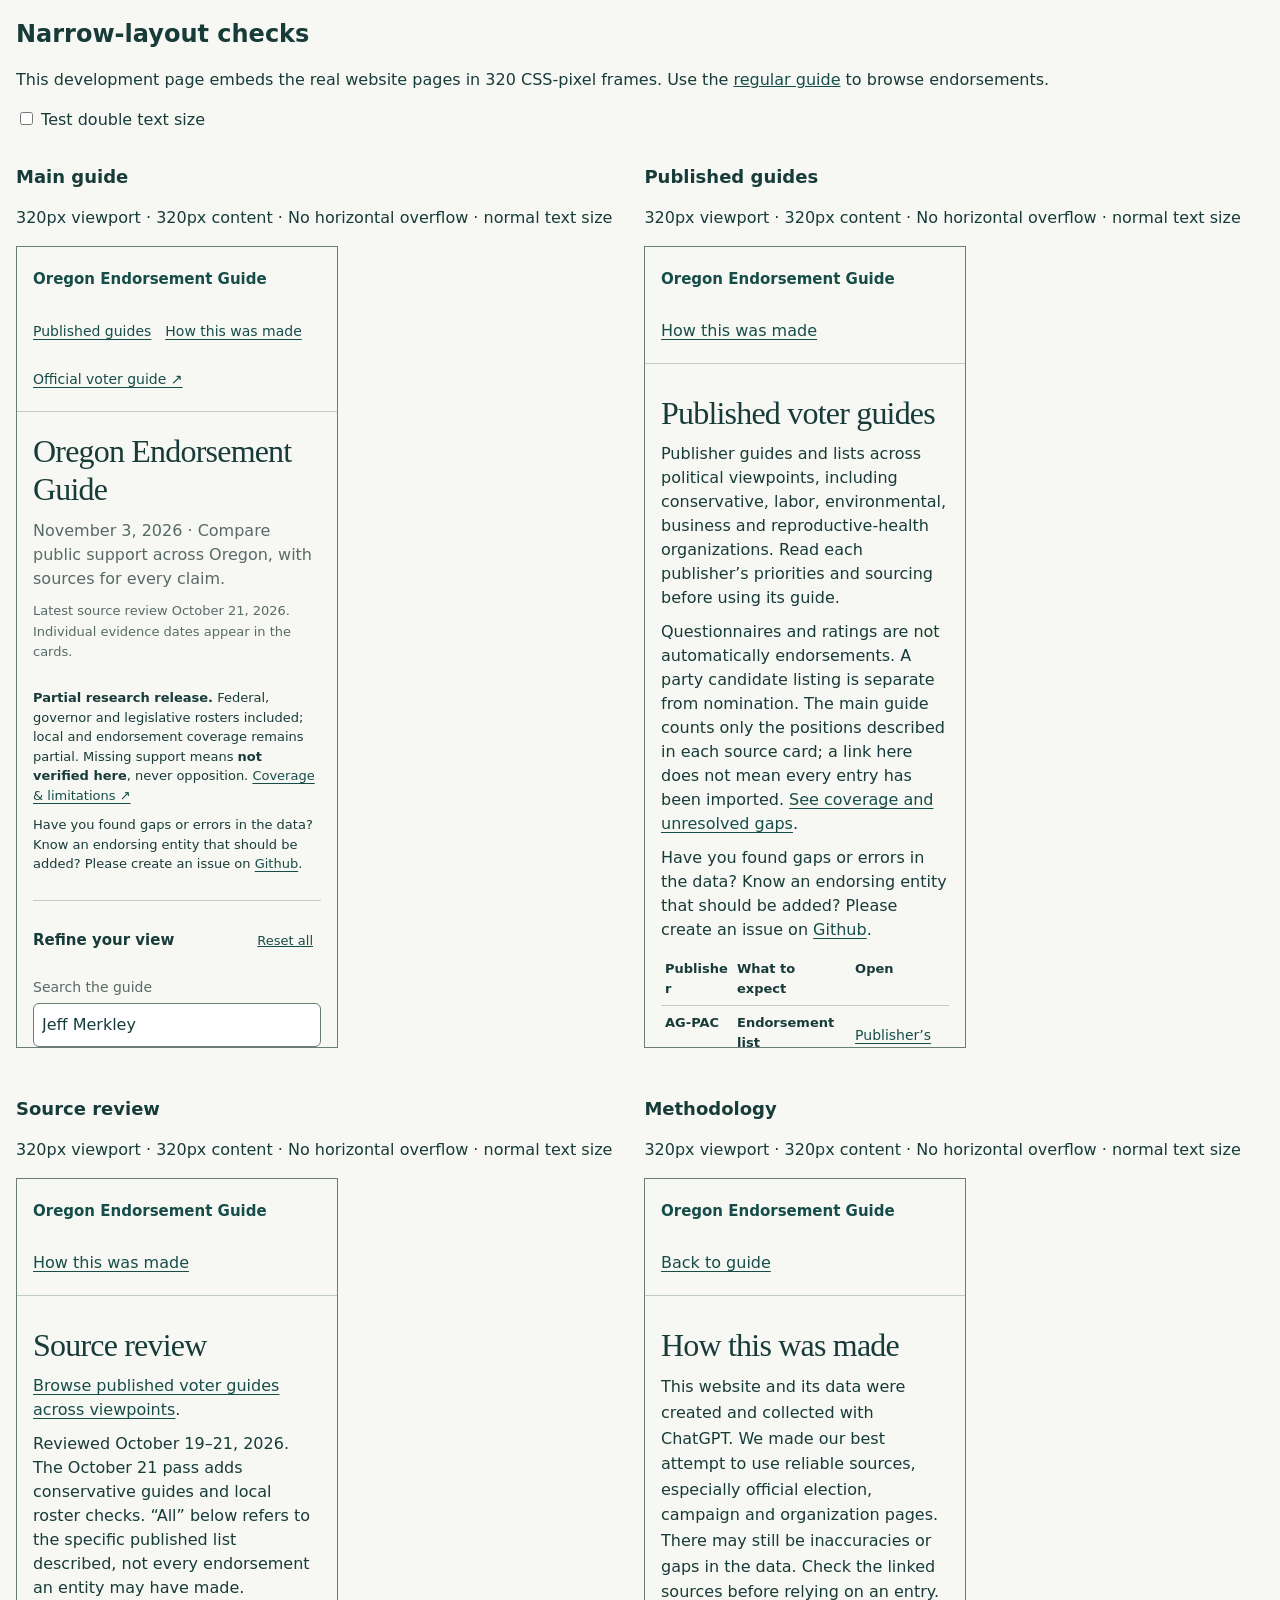
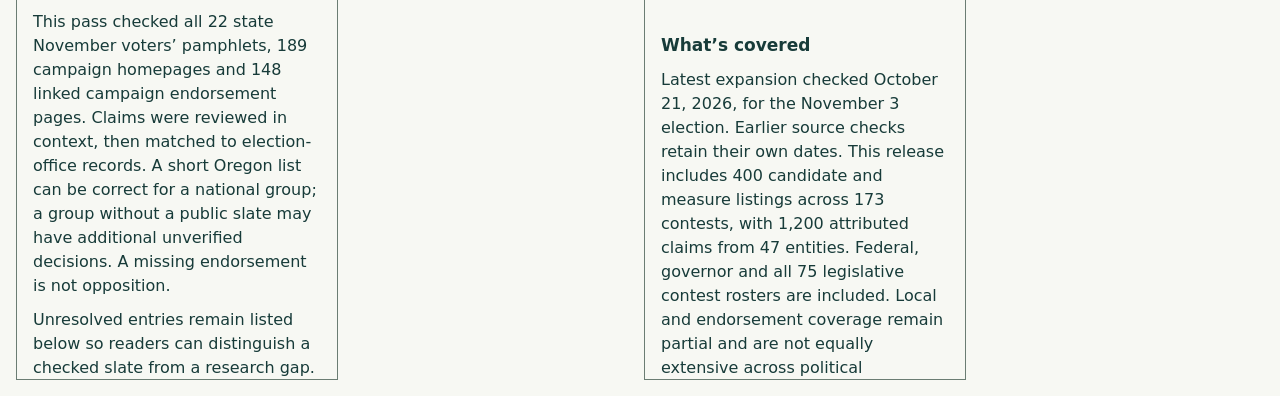
<file: accessibility-check.html>
<!doctype html>
<html lang="en"><head><meta charset="utf-8"><meta name="viewport" content="width=device-width,initial-scale=1"><meta name="robots" content="noindex"><title>Narrow-layout checks · Oregon Endorsement Guide</title>
<style>body{font:100%/1.5 system-ui,sans-serif;margin:1rem;color:#173b39;background:#f7f8f3}a{color:#164d48}.frames{display:flex;gap:2rem;flex-wrap:wrap}.frame{max-width:100%;min-width:0}iframe{display:block;width:320px;max-width:100%;height:800px;border:1px solid #6b7d73}h1{font-size:1.5rem}h2{font-size:1.125rem}</style></head>
<body><main><h1>Narrow-layout checks</h1><p>This development page embeds the real website pages in 320 CSS-pixel frames. Use the <a href="index.html">regular guide</a> to browse endorsements.</p><p><label><input id="large-text" type="checkbox"> Test double text size</label></p><div class="frames">
<section class="frame"><h2>Main guide</h2><p id="status-check-guide" role="status">Loading main guide…</p><iframe id="check-guide" title="Main guide at 320 CSS pixels" src="index.html?search=Jeff+Merkley&amp;review=access3"></iframe></section>
<section class="frame"><h2>Published guides</h2><p id="status-check-guides" role="status">Loading published guides…</p><iframe id="check-guides" title="Published guides at 320 CSS pixels" src="guides.html?review=access3"></iframe></section>
<section class="frame"><h2>Source review</h2><p id="status-check-sources" role="status">Loading source review…</p><iframe id="check-sources" title="Source review at 320 CSS pixels" src="source-audit.html?review=access3"></iframe></section>
<section class="frame"><h2>Methodology</h2><p id="status-check-method" role="status">Loading methodology…</p><iframe id="check-method" title="Methodology at 320 CSS pixels" src="methodology.html?review=access3"></iframe></section>
</div></main><script>
'use strict';
const frames=[...document.querySelectorAll('iframe')],large=document.getElementById('large-text');
function inspect(frame){
 const doc=frame.contentDocument;if(!doc?.body)return;
 doc.documentElement.style.fontSize=large.checked?'200%':'';
 requestAnimationFrame(()=>{
  const root=doc.documentElement,width=root.clientWidth,content=root.scrollWidth;
  document.getElementById('status-'+frame.id).textContent=`${width}px viewport · ${content}px content · ${content>width+1?'Horizontal overflow detected':'No horizontal overflow'} · ${large.checked?'double':'normal'} text size`;
 });
}
frames.forEach(frame=>{frame.addEventListener('load',()=>inspect(frame));if(frame.contentDocument?.readyState==='complete')inspect(frame);});
large.addEventListener('change',()=>frames.forEach(inspect));
</script></body></html>
</file>
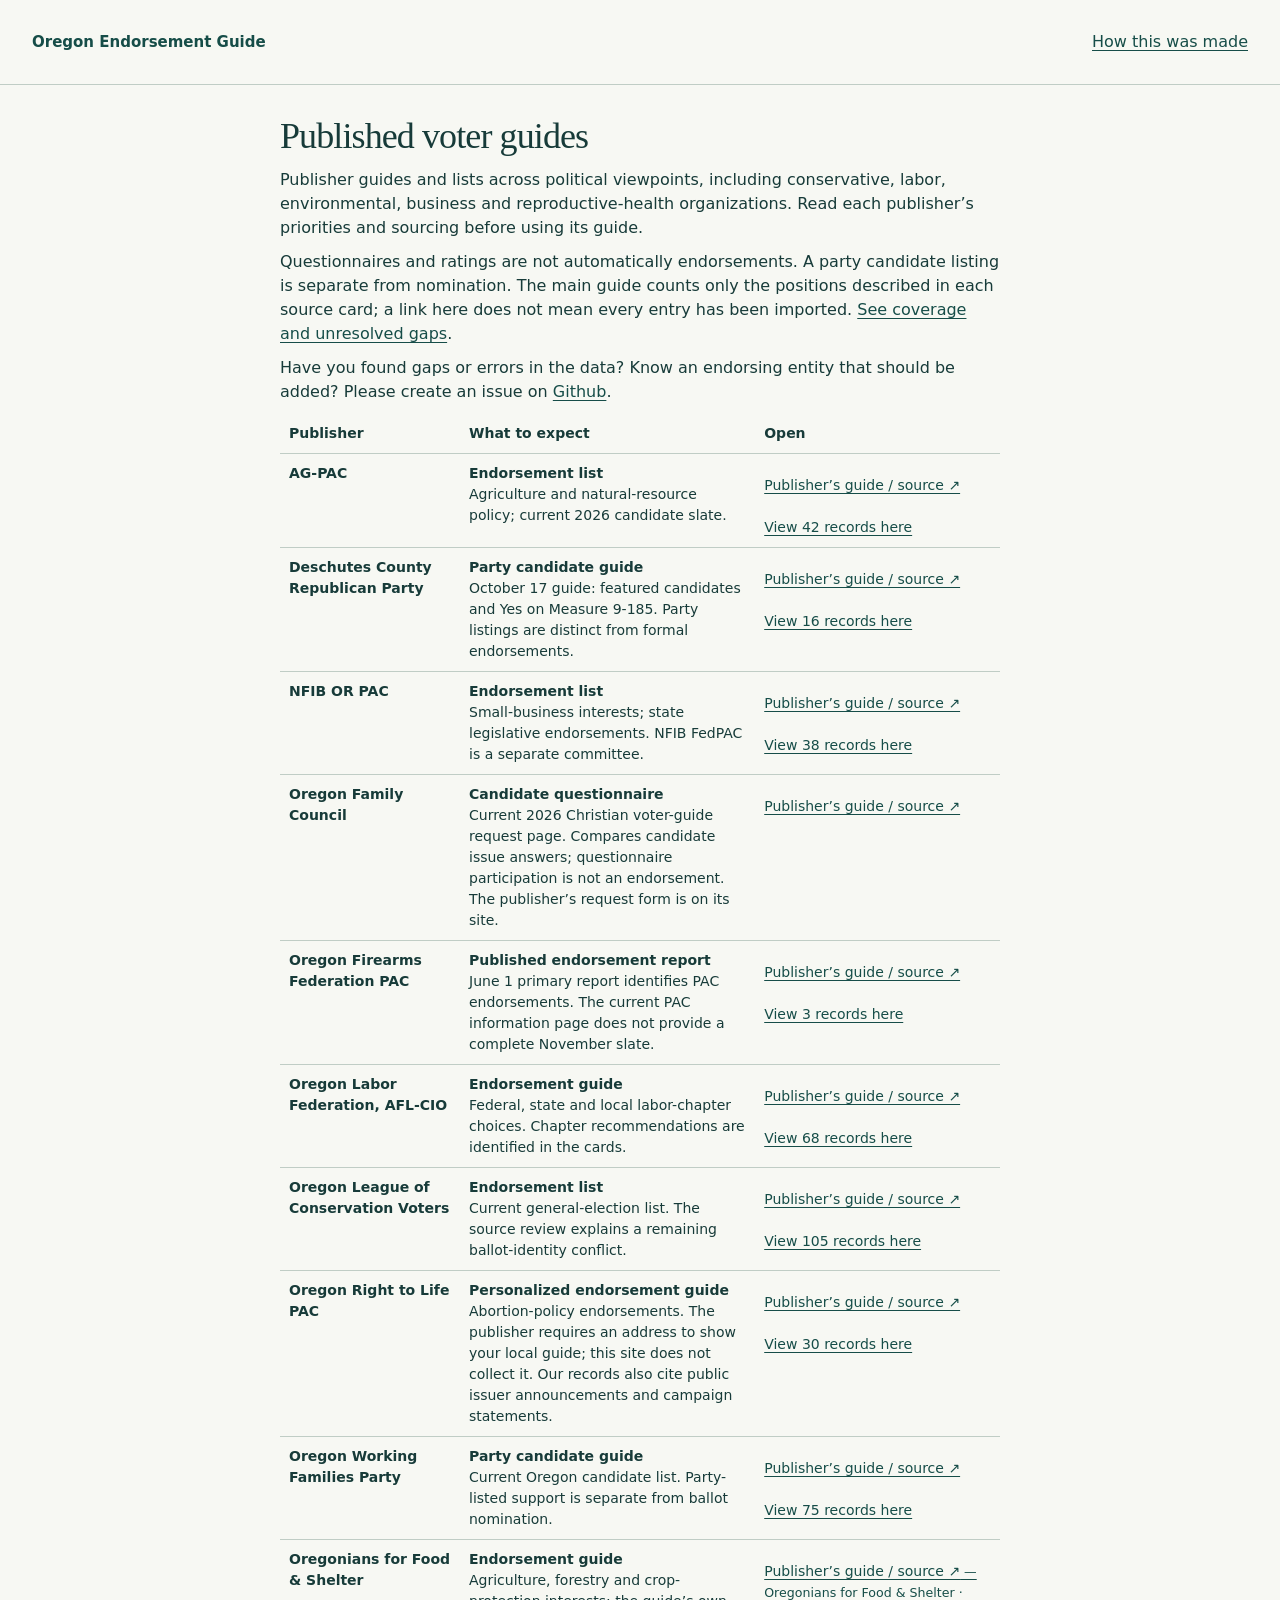
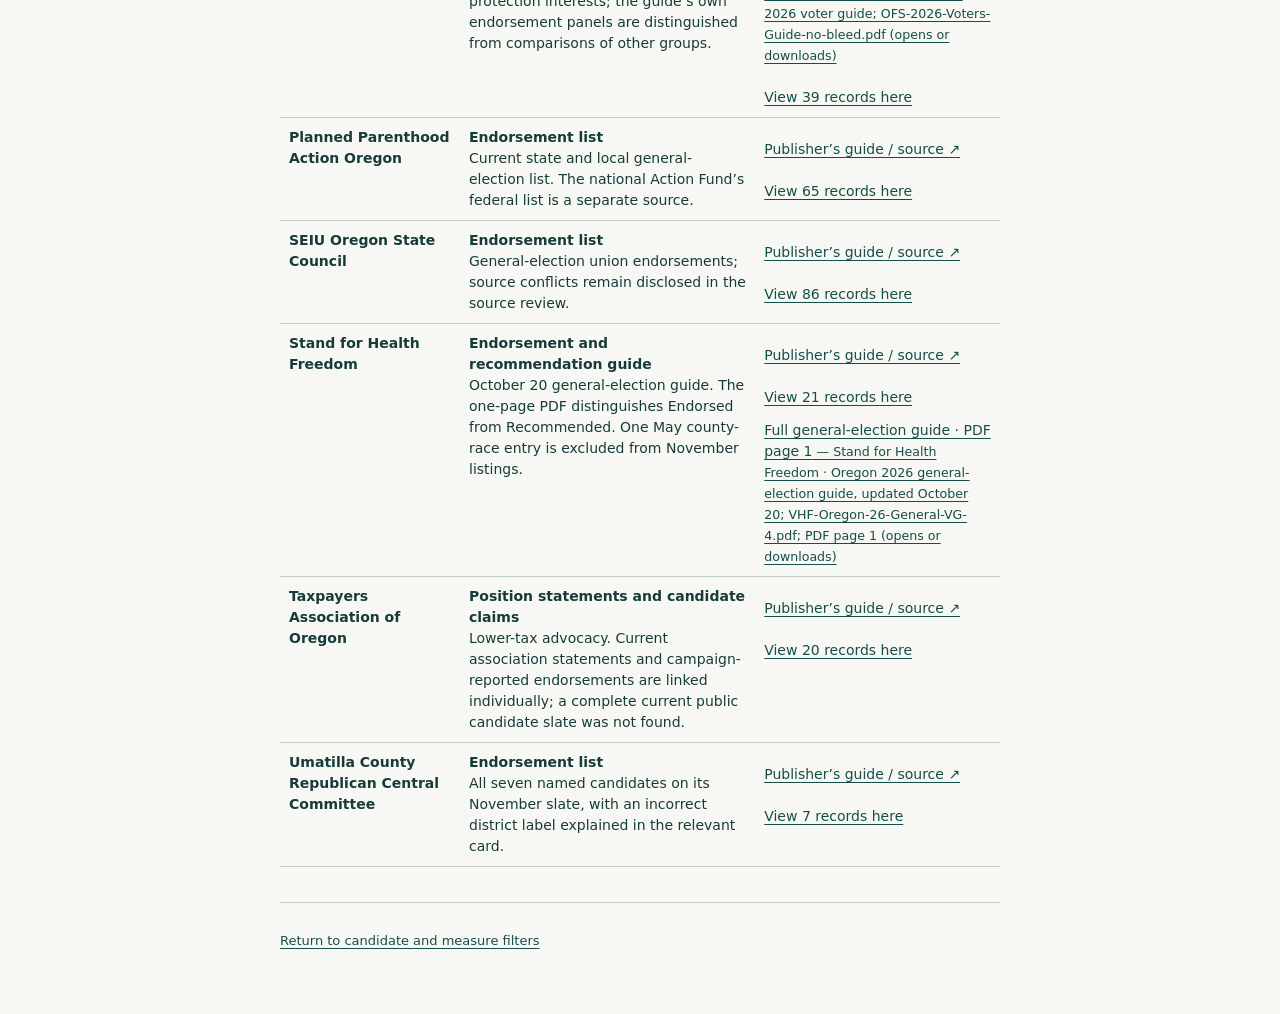
<file: guides.html>
<!doctype html><html lang="en"><head><meta charset="utf-8"><meta name="viewport" content="width=device-width,initial-scale=1"><title>Published voter guides · Oregon Endorsement Guide</title><link rel="stylesheet" href="style.css?v=20261021-access3"><script defer src="documents.js?v=20261021-access1"></script><script defer src="downloads.js?v=20261021-access1"></script></head><body><a class="skip" href="#main-content">Skip to content</a><header><a class="brand" href="index.html">Oregon Endorsement Guide</a><a href="methodology.html">How this was made</a></header><main class="prose" id="main-content" tabindex="-1"><h1>Published voter guides</h1><p>Publisher guides and lists across political viewpoints, including conservative, labor, environmental, business and reproductive-health organizations. Read each publisher’s priorities and sourcing before using its guide.</p><p>Questionnaires and ratings are not automatically endorsements. A party candidate listing is separate from nomination. The main guide counts only the positions described in each source card; a link here does not mean every entry has been imported. <a href="source-audit.html">See coverage and unresolved gaps</a>.</p><p class="feedback">Have you found gaps or errors in the data? Know an endorsing entity that should be added? Please create an issue on <a href="https://github.com/adamlogan/2026-11-03-oregon-voter-guide/issues" title="Github repository Issues page, where this website’s files are hosted" aria-label="Github — repository Issues page, where this website’s files are hosted">Github</a>.</p><table><caption class="sr-only">Published voter guides, descriptions and source links</caption><thead><tr><th scope="col">Publisher</th><th scope="col">What to expect</th><th scope="col">Open</th></tr></thead><tbody><tr><th scope="row">AG-PAC</th><td><strong>Endorsement list</strong><br>Agriculture and natural-resource policy; current 2026 candidate slate.</td><td><a class="source-link" href="https://www.agpacoregon.org/endorsements" target="_blank" rel="noopener noreferrer"><span class="sr-only">AG-PAC — </span>Publisher’s guide / source ↗<span class="sr-only"> (opens in a new tab)</span></a><br><a href="index.html?entities=ag">View 42 records here</a></td></tr><tr><th scope="row">Deschutes County Republican Party</th><td><strong>Party candidate guide</strong><br>October 17 guide: featured candidates and Yes on Measure 9-185. Party listings are distinct from formal endorsements.</td><td><a class="source-link" href="https://www.deschutesrepublicans.org/2026_candidates" target="_blank" rel="noopener noreferrer"><span class="sr-only">Deschutes County Republican Party — </span>Publisher’s guide / source ↗<span class="sr-only"> (opens in a new tab)</span></a><br><a href="index.html?entities=deschutes-gop">View 16 records here</a></td></tr><tr><th scope="row">NFIB OR PAC</th><td><strong>Endorsement list</strong><br>Small-business interests; state legislative endorsements. NFIB FedPAC is a separate committee.</td><td><a class="source-link" href="https://www.nfib.com/news/news/nfib-oregon-pac-announces-2026-legislative-endorsements/" target="_blank" rel="noopener noreferrer"><span class="sr-only">NFIB OR PAC — </span>Publisher’s guide / source ↗<span class="sr-only"> (opens in a new tab)</span></a><br><a href="index.html?entities=nfib">View 38 records here</a></td></tr><tr><th scope="row">Oregon Family Council</th><td><strong>Candidate questionnaire</strong><br>Current 2026 Christian voter-guide request page. Compares candidate issue answers; questionnaire participation is not an endorsement. The publisher’s request form is on its site.</td><td><a class="source-link" href="https://www.oregonfamilycouncil.org/voters-guide-pdf" target="_blank" rel="noopener noreferrer"><span class="sr-only">Oregon Family Council — </span>Publisher’s guide / source ↗<span class="sr-only"> (opens in a new tab)</span></a></td></tr><tr><th scope="row">Oregon Firearms Federation PAC</th><td><strong>Published endorsement report</strong><br>June 1 primary report identifies PAC endorsements. The current PAC information page does not provide a complete November slate.</td><td><a class="source-link" href="https://www.oregonfirearms.org/primary-wrap-up" target="_blank" rel="noopener noreferrer"><span class="sr-only">Oregon Firearms Federation PAC — </span>Publisher’s guide / source ↗<span class="sr-only"> (opens in a new tab)</span></a><br><a href="index.html?entities=offpac">View 3 records here</a></td></tr><tr><th scope="row">Oregon Labor Federation, AFL-CIO</th><td><strong>Endorsement guide</strong><br>Federal, state and local labor-chapter choices. Chapter recommendations are identified in the cards.</td><td><a class="source-link" href="https://www.oregonlabor.org/vote" target="_blank" rel="noopener noreferrer"><span class="sr-only">Oregon Labor Federation, AFL-CIO — </span>Publisher’s guide / source ↗<span class="sr-only"> (opens in a new tab)</span></a><br><a href="index.html?entities=afl">View 68 records here</a></td></tr><tr><th scope="row">Oregon League of Conservation Voters</th><td><strong>Endorsement list</strong><br>Current general-election list. The source review explains a remaining ballot-identity conflict.</td><td><a class="source-link" href="https://www.olcv.org/2026-general-endorsements/" target="_blank" rel="noopener noreferrer"><span class="sr-only">Oregon League of Conservation Voters — </span>Publisher’s guide / source ↗<span class="sr-only"> (opens in a new tab)</span></a><br><a href="index.html?entities=olcv">View 105 records here</a></td></tr><tr><th scope="row">Oregon Right to Life PAC</th><td><strong>Personalized endorsement guide</strong><br>Abortion-policy endorsements. The publisher requires an address to show your local guide; this site does not collect it. Our records also cite public issuer announcements and campaign statements.</td><td><a class="source-link" href="https://ortlpac.org/voterguide" target="_blank" rel="noopener noreferrer"><span class="sr-only">Oregon Right to Life PAC — </span>Publisher’s guide / source ↗<span class="sr-only"> (opens in a new tab)</span></a><br><a href="index.html?entities=ortl">View 30 records here</a></td></tr><tr><th scope="row">Oregon Working Families Party</th><td><strong>Party candidate guide</strong><br>Current Oregon candidate list. Party-listed support is separate from ballot nomination.</td><td><a class="source-link" href="https://workingfamilies.org/state/oregon/" target="_blank" rel="noopener noreferrer"><span class="sr-only">Oregon Working Families Party — </span>Publisher’s guide / source ↗<span class="sr-only"> (opens in a new tab)</span></a><br><a href="index.html?entities=wfp">View 75 records here</a></td></tr><tr><th scope="row">Oregonians for Food &amp; Shelter</th><td><strong>Endorsement guide</strong><br>Agriculture, forestry and crop-protection interests; the guide’s own endorsement panels are distinguished from comparisons of other groups.</td><td><a class="source-link" href="https://www.ofsonline.org/s/OFS-2026-Voters-Guide-no-bleed.pdf" target="_blank" rel="noopener noreferrer"><span class="sr-only">Oregonians for Food &amp; Shelter — </span>Publisher’s guide / source ↗<span class="sr-only"> (opens in a new tab)</span></a><br><a href="index.html?entities=ofs">View 39 records here</a></td></tr><tr><th scope="row">Planned Parenthood Action Oregon</th><td><strong>Endorsement list</strong><br>Current state and local general-election list. The national Action Fund’s federal list is a separate source.</td><td><a class="source-link" href="https://www.plannedparenthoodaction.org/planned-parenthood-action-oregon/endorsements" target="_blank" rel="noopener noreferrer"><span class="sr-only">Planned Parenthood Action Oregon — </span>Publisher’s guide / source ↗<span class="sr-only"> (opens in a new tab)</span></a><br><a href="index.html?entities=pp">View 65 records here</a></td></tr><tr><th scope="row">SEIU Oregon State Council</th><td><strong>Endorsement list</strong><br>General-election union endorsements; source conflicts remain disclosed in the source review.</td><td><a class="source-link" href="https://seiu-oregon.org/2026-general-election-endorsements/" target="_blank" rel="noopener noreferrer"><span class="sr-only">SEIU Oregon State Council — </span>Publisher’s guide / source ↗<span class="sr-only"> (opens in a new tab)</span></a><br><a href="index.html?entities=seiu">View 86 records here</a></td></tr><tr><th scope="row">Stand for Health Freedom</th><td><strong>Endorsement and recommendation guide</strong><br>October 20 general-election guide. The one-page PDF distinguishes Endorsed from Recommended. One May county-race entry is excluded from November listings.</td><td><a class="source-link" href="https://standforhealthfreedom.com/guides/orvotes/" target="_blank" rel="noopener noreferrer"><span class="sr-only">Stand for Health Freedom — </span>Publisher’s guide / source ↗<span class="sr-only"> (opens in a new tab)</span></a><br><a href="index.html?entities=shf">View 21 records here</a><br><a class="source-link" href="https://standforhealthfreedom.com/wp-content/uploads/2026/04/VHF-Oregon-26-General-VG-4.pdf#page=1" target="_blank" rel="noopener noreferrer"><span class="sr-only">Stand for Health Freedom — </span>Full general-election guide · PDF page 1<span class="sr-only"> (opens in a new tab)</span></a></td></tr><tr><th scope="row">Taxpayers Association of Oregon</th><td><strong>Position statements and candidate claims</strong><br>Lower-tax advocacy. Current association statements and campaign-reported endorsements are linked individually; a complete current public candidate slate was not found.</td><td><a class="source-link" href="https://www.oregonwatchdog.com/" target="_blank" rel="noopener noreferrer"><span class="sr-only">Taxpayers Association of Oregon — </span>Publisher’s guide / source ↗<span class="sr-only"> (opens in a new tab)</span></a><br><a href="index.html?entities=tao">View 20 records here</a></td></tr><tr><th scope="row">Umatilla County Republican Central Committee</th><td><strong>Endorsement list</strong><br>All seven named candidates on its November slate, with an incorrect district label explained in the relevant card.</td><td><a class="source-link" href="https://www.umatillarepublicanparty.com/endorsements" target="_blank" rel="noopener noreferrer"><span class="sr-only">Umatilla County Republican Central Committee — </span>Publisher’s guide / source ↗<span class="sr-only"> (opens in a new tab)</span></a><br><a href="index.html?entities=ucrp">View 7 records here</a></td></tr></tbody></table><footer><a href="index.html">Return to candidate and measure filters</a></footer></main></body></html>
</file>
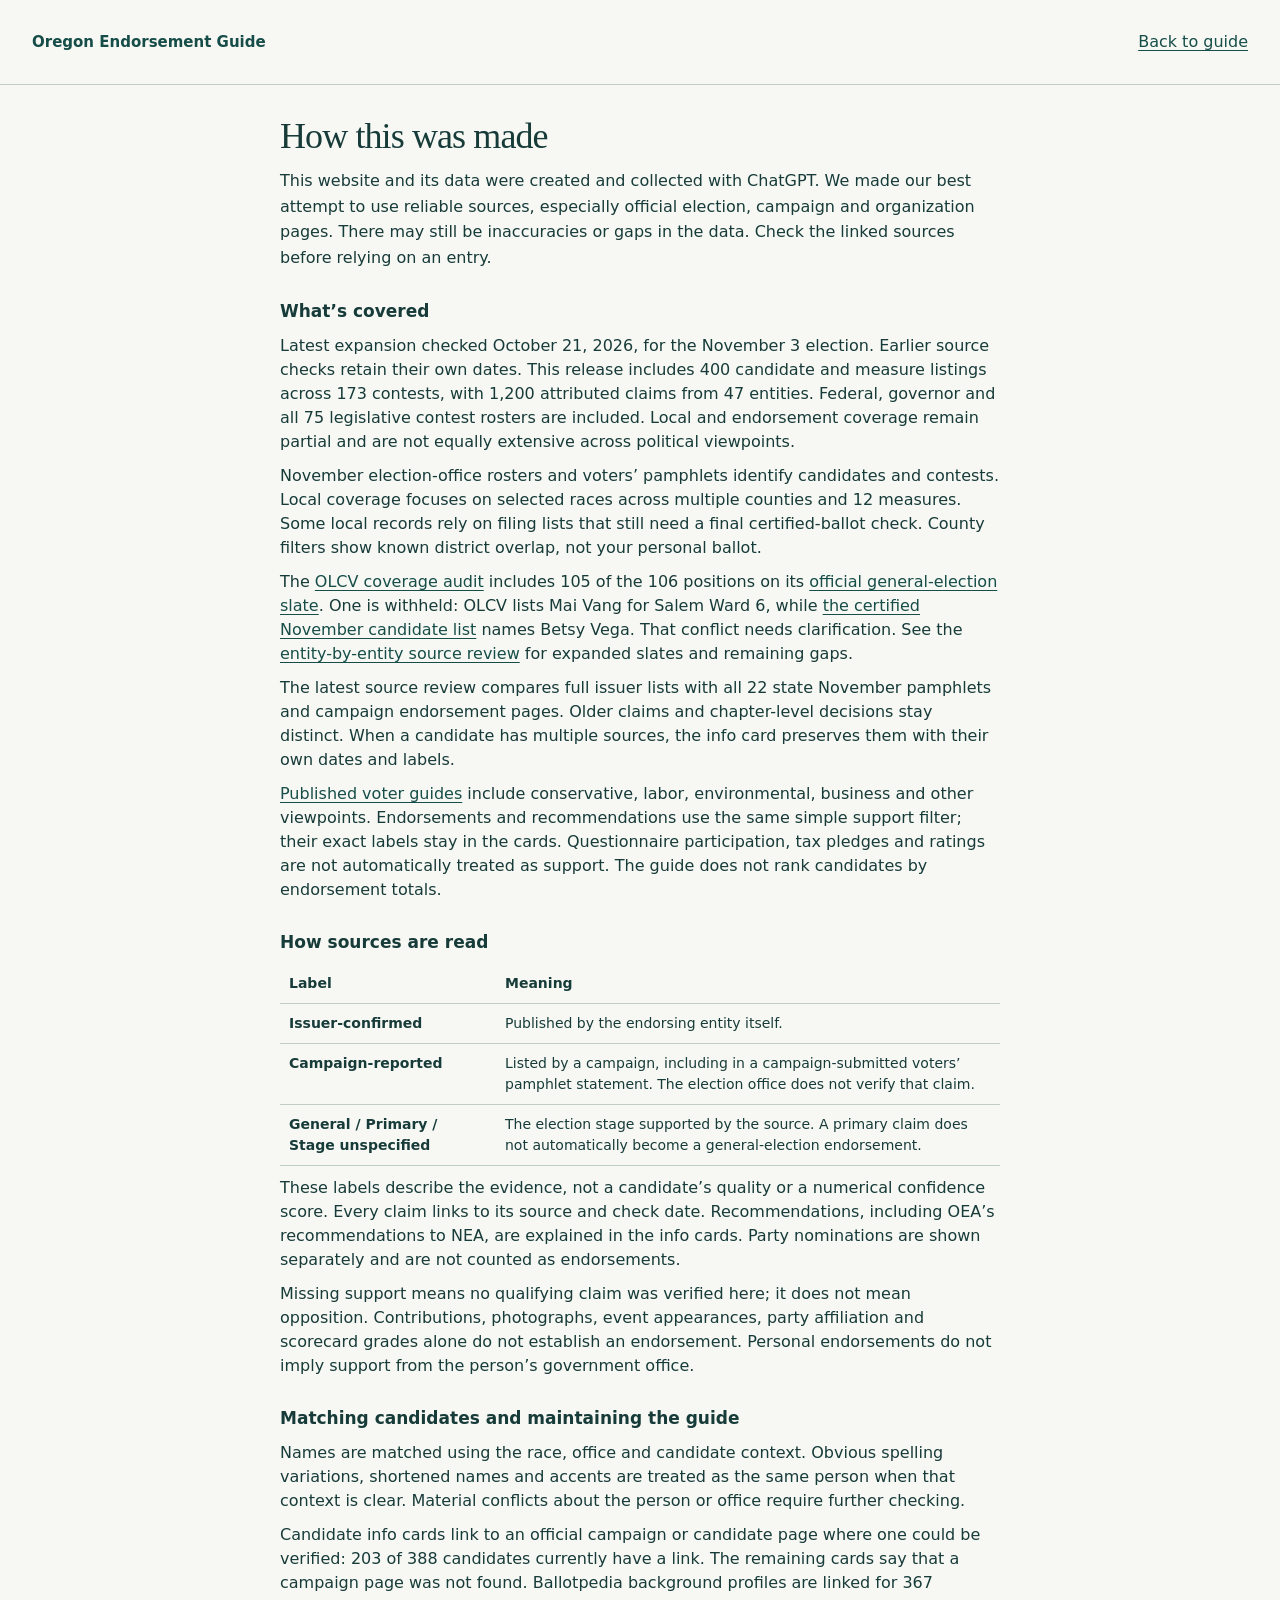
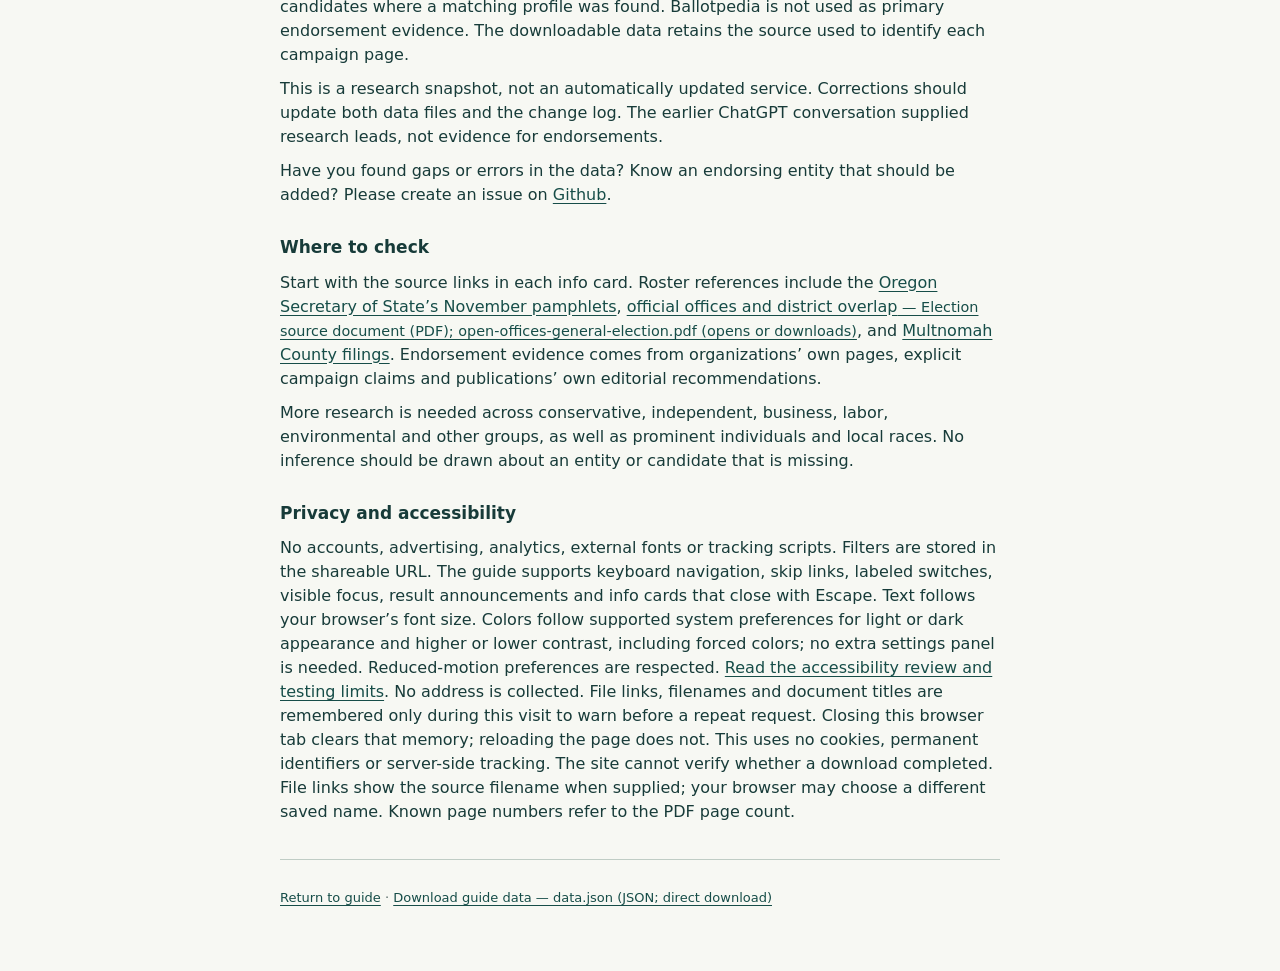
<file: methodology.html>
<!doctype html><html lang="en"><head><meta charset="utf-8"><meta name="viewport" content="width=device-width,initial-scale=1"><title>How this was made · Oregon Endorsement Guide</title><link rel="stylesheet" href="style.css?v=20261021-access3"><script defer src="documents.js?v=20261021-access1"></script><script defer src="downloads.js?v=20261021-access1"></script></head><body><a class="skip" href="#main-content">Skip to content</a><header><a class="brand" href="index.html">Oregon Endorsement Guide</a><a href="index.html">Back to guide</a></header><main class="prose" id="main-content" tabindex="-1"><h1>How this was made</h1>
<p class="disclosure">This website and its data were created and collected with ChatGPT. We made our best attempt to use reliable sources, especially official election, campaign and organization pages. There may still be inaccuracies or gaps in the data. Check the linked sources before relying on an entry.</p>
<h2 id="coverage">What’s covered</h2><p>Latest expansion checked October 21, 2026, for the November 3 election. Earlier source checks retain their own dates. This release includes 400 candidate and measure listings across 173 contests, with 1,200 attributed claims from 47 entities. Federal, governor and all 75 legislative contest rosters are included. Local and endorsement coverage remain partial and are not equally extensive across political viewpoints.</p><p>November election-office rosters and voters’ pamphlets identify candidates and contests. Local coverage focuses on selected races across multiple counties and 12 measures. Some local records rely on filing lists that still need a final certified-ballot check. County filters show known district overlap, not your personal ballot.</p>
<p>The <a href="olcv-coverage.json">OLCV coverage audit</a> includes 105 of the 106 positions on its <a href="https://www.olcv.org/2026-general-endorsements/">official general-election slate</a>. One is withheld: OLCV lists Mai Vang for Salem Ward 6, while <a href="https://co.marion.or.us/CO/elections/Results/Pages/November-3-2026-Gubernatorial-General-Election.aspx">the certified November candidate list</a> names Betsy Vega. That conflict needs clarification. See the <a href="source-audit.html">entity-by-entity source review</a> for expanded slates and remaining gaps.</p><p>The latest source review compares full issuer lists with all 22 state November pamphlets and campaign endorsement pages. Older claims and chapter-level decisions stay distinct. When a candidate has multiple sources, the info card preserves them with their own dates and labels.</p><p><a href="guides.html">Published voter guides</a> include conservative, labor, environmental, business and other viewpoints. Endorsements and recommendations use the same simple support filter; their exact labels stay in the cards. Questionnaire participation, tax pledges and ratings are not automatically treated as support. The guide does not rank candidates by endorsement totals.</p><h2>How sources are read</h2><table><caption class="sr-only">Source attribution labels and their meanings</caption><thead><tr><th scope="col">Label</th><th scope="col">Meaning</th></tr></thead><tbody><tr><th scope="row">Issuer-confirmed</th><td>Published by the endorsing entity itself.</td></tr><tr><th scope="row">Campaign-reported</th><td>Listed by a campaign, including in a campaign-submitted voters’ pamphlet statement. The election office does not verify that claim.</td></tr><tr><th scope="row">General / Primary / Stage unspecified</th><td>The election stage supported by the source. A primary claim does not automatically become a general-election endorsement.</td></tr></tbody></table><p>These labels describe the evidence, not a candidate’s quality or a numerical confidence score. Every claim links to its source and check date. Recommendations, including OEA’s recommendations to NEA, are explained in the info cards. Party nominations are shown separately and are not counted as endorsements.</p><p>Missing support means no qualifying claim was verified here; it does not mean opposition. Contributions, photographs, event appearances, party affiliation and scorecard grades alone do not establish an endorsement. Personal endorsements do not imply support from the person’s government office.</p>
<h2>Matching candidates and maintaining the guide</h2><p>Names are matched using the race, office and candidate context. Obvious spelling variations, shortened names and accents are treated as the same person when that context is clear. Material conflicts about the person or office require further checking.</p><p>Candidate info cards link to an official campaign or candidate page where one could be verified: 203 of 388 candidates currently have a link. The remaining cards say that a campaign page was not found. Ballotpedia background profiles are linked for 367 candidates where a matching profile was found. Ballotpedia is not used as primary endorsement evidence. The downloadable data retains the source used to identify each campaign page.</p><p>This is a research snapshot, not an automatically updated service. Corrections should update both data files and the change log. The earlier ChatGPT conversation supplied research leads, not evidence for endorsements.</p>
<p class="feedback">Have you found gaps or errors in the data? Know an endorsing entity that should be added? Please create an issue on <a href="https://github.com/adamlogan/2026-11-03-oregon-voter-guide/issues" title="Github repository Issues page, where this website’s files are hosted" aria-label="Github — repository Issues page, where this website’s files are hosted">Github</a>.</p>
<h2>Where to check</h2><p>Start with the source links in each info card. Roster references include the <a href="https://sos.oregon.gov/elections/Voters-Pamphlet/Pages/Voters-Pamphlet-English.aspx">Oregon Secretary of State’s November pamphlets</a>, <a href="https://sos.oregon.gov/elections/Documents/open-offices-general-election.pdf">official offices and district overlap</a>, and <a href="https://multco.us/info/candidate-filings-november-2026-election">Multnomah County filings</a>. Endorsement evidence comes from organizations’ own pages, explicit campaign claims and publications’ own editorial recommendations.</p><p>More research is needed across conservative, independent, business, labor, environmental and other groups, as well as prominent individuals and local races. No inference should be drawn about an entity or candidate that is missing.</p>
<h2>Privacy and accessibility</h2><p>No accounts, advertising, analytics, external fonts or tracking scripts. Filters are stored in the shareable URL. The guide supports keyboard navigation, skip links, labeled switches, visible focus, result announcements and info cards that close with Escape. Text follows your browser’s font size. Colors follow supported system preferences for light or dark appearance and higher or lower contrast, including forced colors; no extra settings panel is needed. Reduced-motion preferences are respected. <a href="https://github.com/adamlogan/2026-11-03-oregon-voter-guide/blob/main/ACCESSIBILITY.md">Read the accessibility review and testing limits</a>. No address is collected. File links, filenames and document titles are remembered only during this visit to warn before a repeat request. Closing this browser tab clears that memory; reloading the page does not. This uses no cookies, permanent identifiers or server-side tracking. The site cannot verify whether a download completed. File links show the source filename when supplied; your browser may choose a different saved name. Known page numbers refer to the PDF page count.</p><footer><a href="index.html">Return to guide</a> · <a href="data.json" download data-file-label="true">Download guide data — data.json (JSON; direct download)</a></footer></main></body></html>
</file>
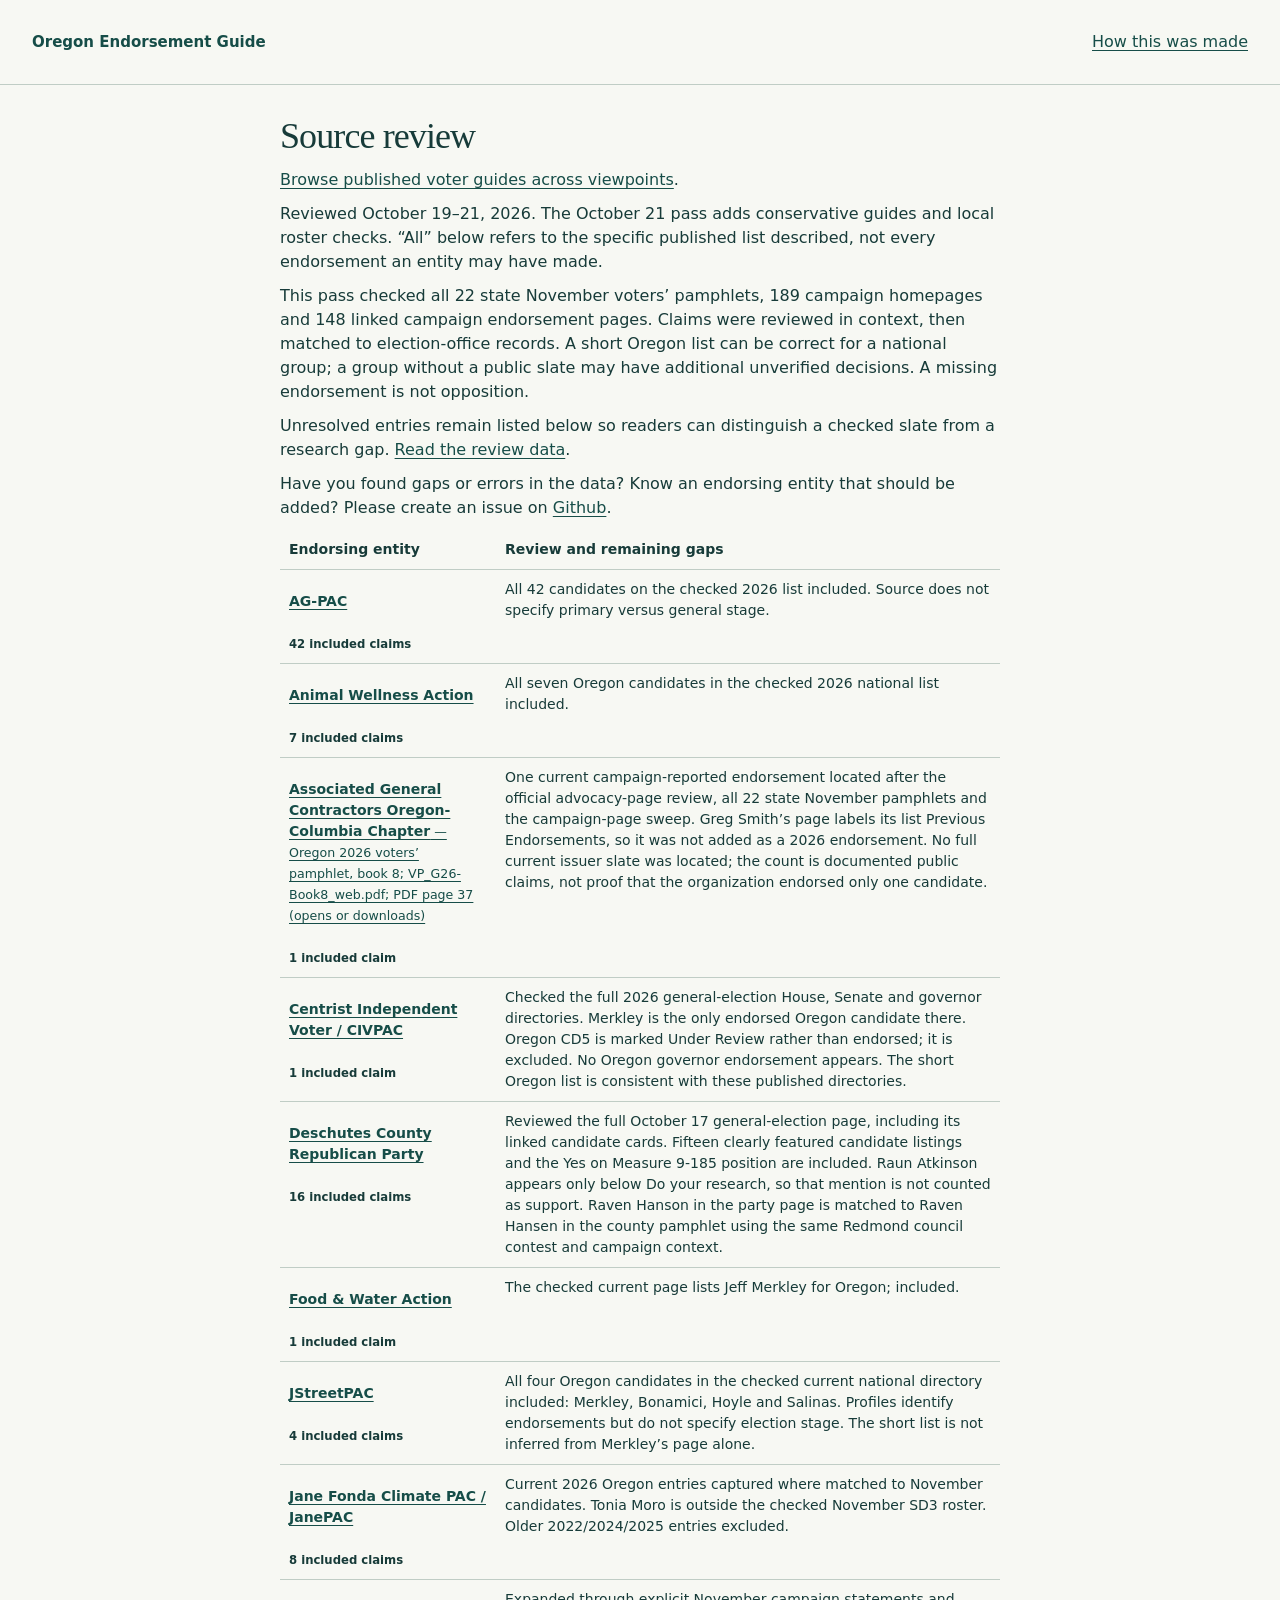
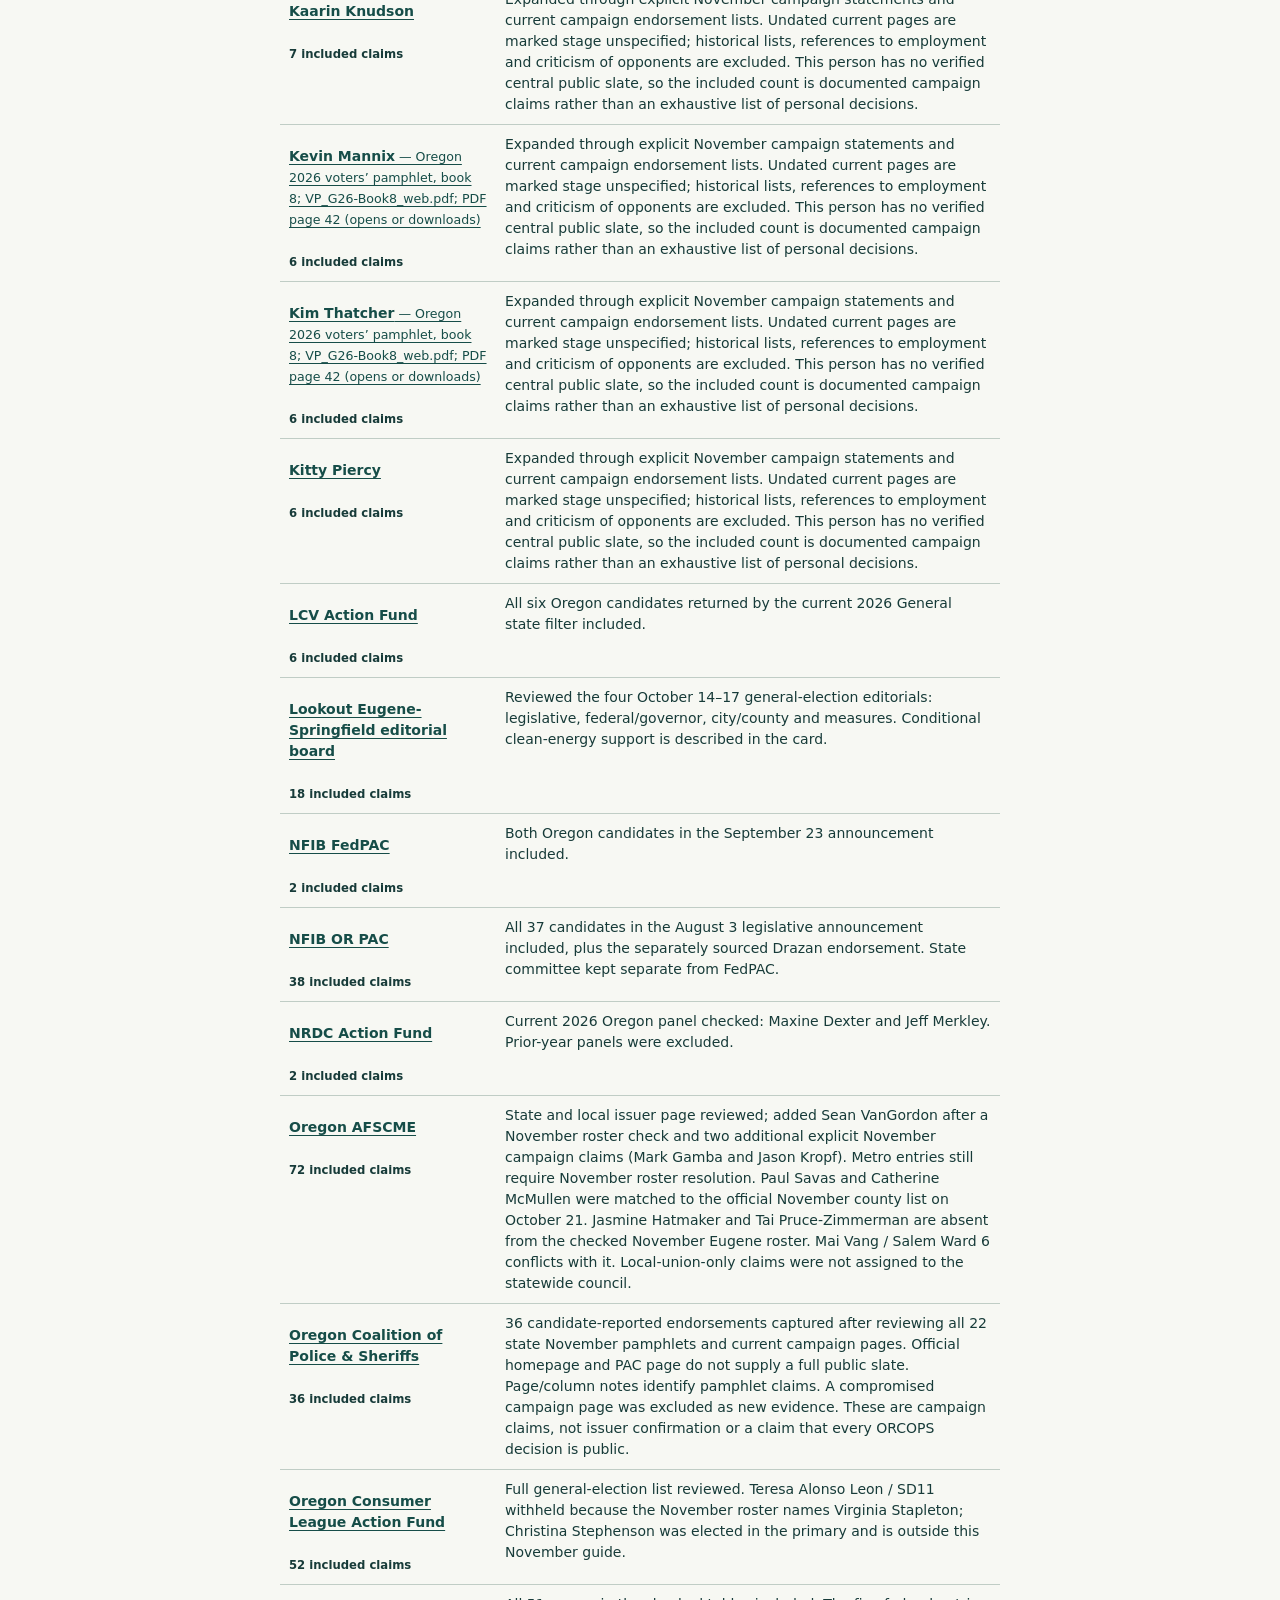
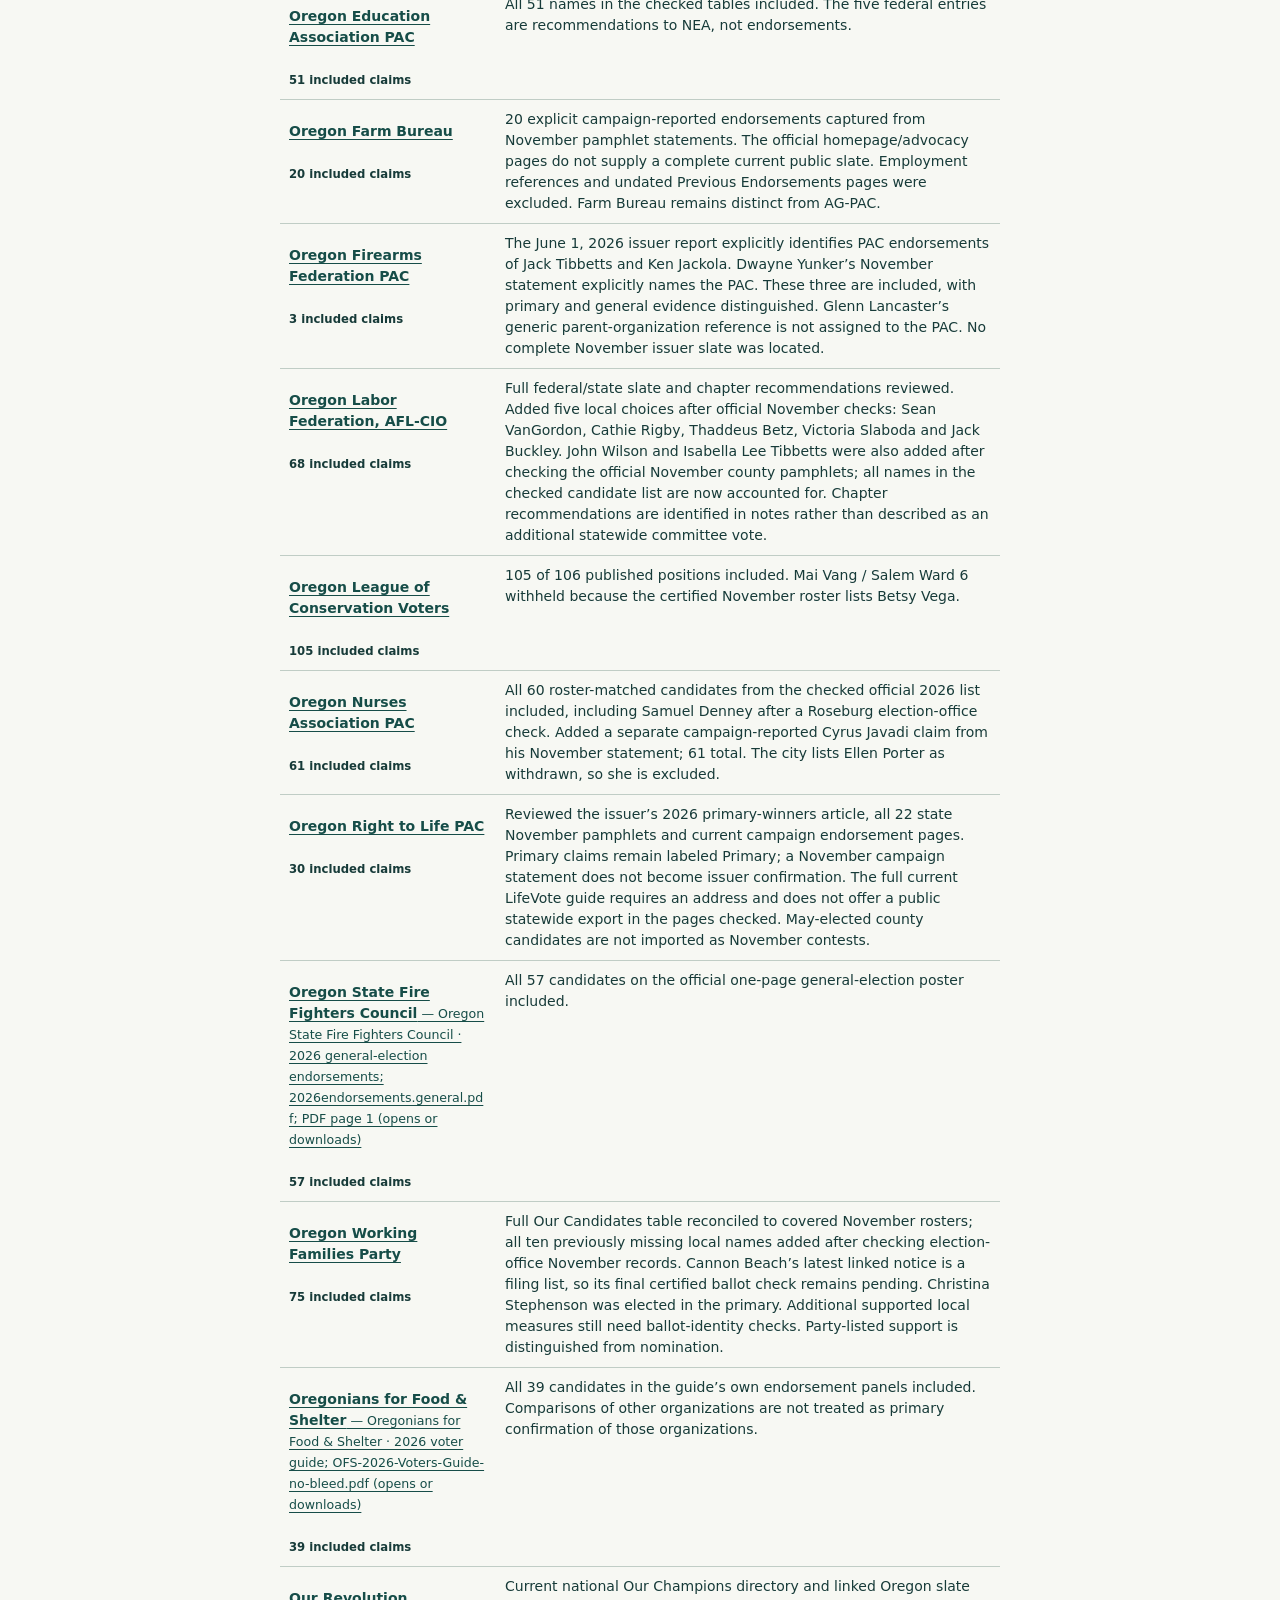
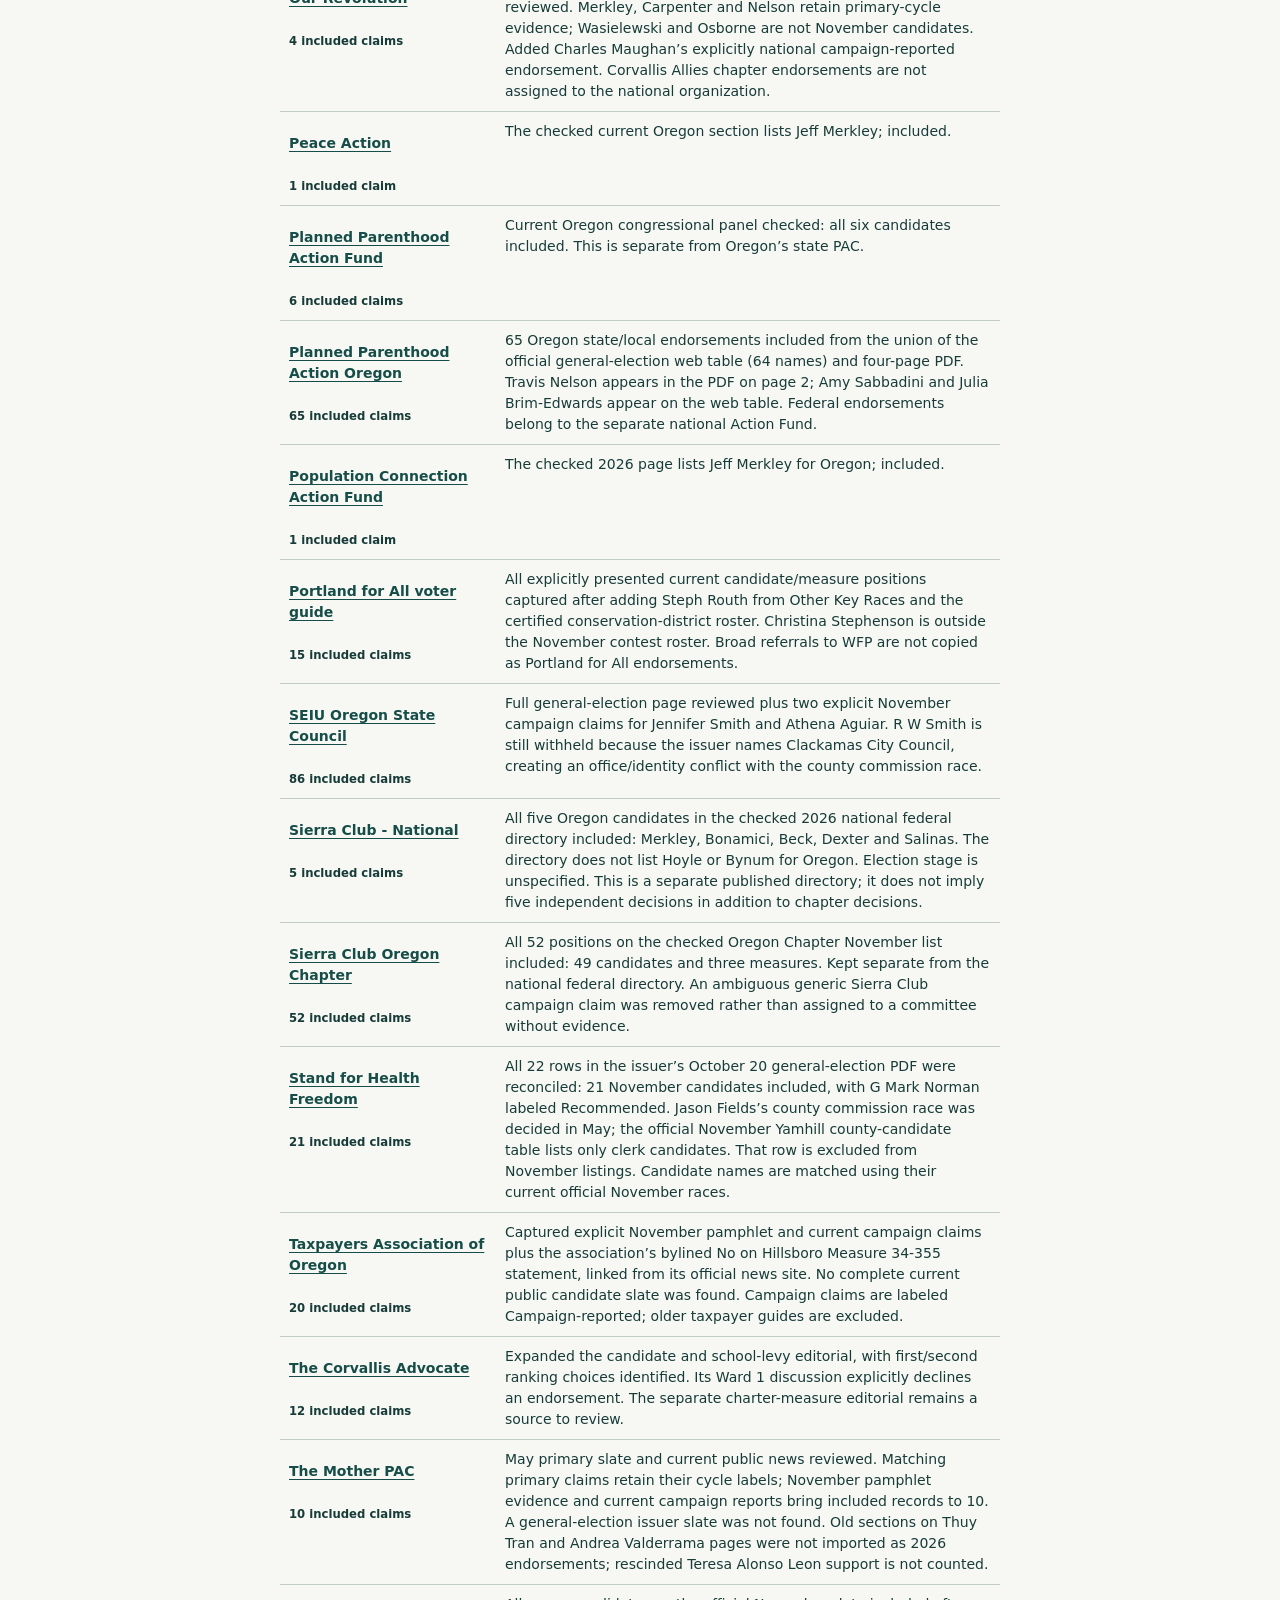
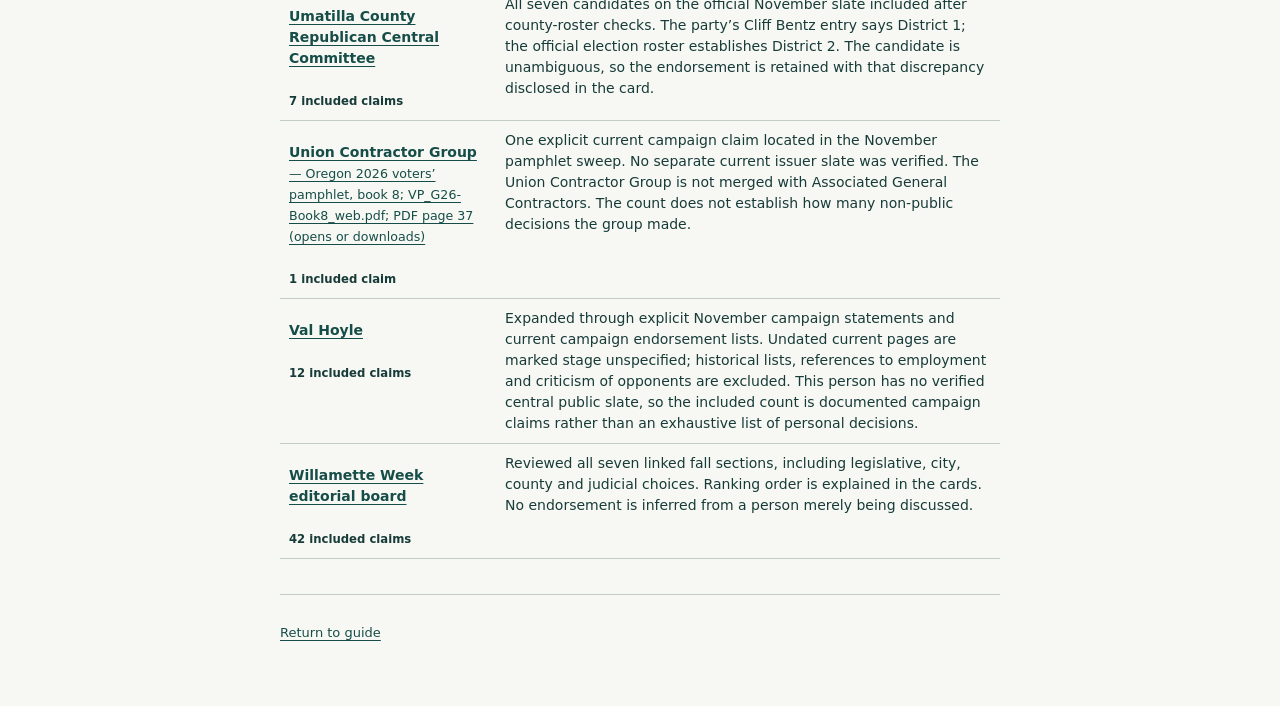
<file: source-audit.html>
<!doctype html><html lang="en"><head><meta charset="utf-8"><meta name="viewport" content="width=device-width,initial-scale=1"><title>Source review · Oregon Endorsement Guide</title><link rel="stylesheet" href="style.css?v=20261021-access3"><script defer src="documents.js?v=20261021-access1"></script><script defer src="downloads.js?v=20261021-access1"></script></head><body><a class="skip" href="#main-content">Skip to content</a><header><a class="brand" href="index.html">Oregon Endorsement Guide</a><a href="methodology.html">How this was made</a></header><main class="prose" id="main-content" tabindex="-1"><h1>Source review</h1><p><a href="guides.html">Browse published voter guides across viewpoints</a>.</p><p>Reviewed October 19–21, 2026. The October 21 pass adds conservative guides and local roster checks. “All” below refers to the specific published list described, not every endorsement an entity may have made.</p><p>This pass checked all 22 state November voters’ pamphlets, 189 campaign homepages and 148 linked campaign endorsement pages. Claims were reviewed in context, then matched to election-office records. A short Oregon list can be correct for a national group; a group without a public slate may have additional unverified decisions. A missing endorsement is not opposition.</p><p>Unresolved entries remain listed below so readers can distinguish a checked slate from a research gap. <a href="source-audit.json">Read the review data</a>.</p><p class="feedback">Have you found gaps or errors in the data? Know an endorsing entity that should be added? Please create an issue on <a href="https://github.com/adamlogan/2026-11-03-oregon-voter-guide/issues" title="Github repository Issues page, where this website’s files are hosted" aria-label="Github — repository Issues page, where this website’s files are hosted">Github</a>.</p><table><caption class="sr-only">Endorsing entities, included records and coverage notes</caption><thead><tr><th scope="col">Endorsing entity</th><th scope="col">Review and remaining gaps</th></tr></thead><tbody><tr id="ag"><th scope="row"><a class="source-link" href="https://www.agpacoregon.org/endorsements">AG-PAC</a><br><small>42 included claims</small></th><td>All 42 candidates on the checked 2026 list included. Source does not specify primary versus general stage.</td></tr><tr id="awa"><th scope="row"><a class="source-link" href="https://animalwellnessaction.org/2026-election-endorsements/">Animal Wellness Action</a><br><small>7 included claims</small></th><td>All seven Oregon candidates in the checked 2026 national list included.</td></tr><tr id="agc"><th scope="row"><a class="source-link" href="https://sos.oregon.gov/elections/Voters-Pamphlet/Documents/VP_G26-Book8_web.pdf#page=37">Associated General Contractors Oregon-Columbia Chapter</a><br><small>1 included claim</small></th><td>One current campaign-reported endorsement located after the official advocacy-page review, all 22 state November pamphlets and the campaign-page sweep. Greg Smith’s page labels its list Previous Endorsements, so it was not added as a 2026 endorsement. No full current issuer slate was located; the count is documented public claims, not proof that the organization endorsed only one candidate.</td></tr><tr id="civpac"><th scope="row"><a class="source-link" href="https://centristindependentvoter.com/oregon-senate-2026-jeff-merkley-endorsement/">Centrist Independent Voter / CIVPAC</a><br><small>1 included claim</small></th><td>Checked the full 2026 general-election House, Senate and governor directories. Merkley is the only endorsed Oregon candidate there. Oregon CD5 is marked Under Review rather than endorsed; it is excluded. No Oregon governor endorsement appears. The short Oregon list is consistent with these published directories.</td></tr><tr id="deschutes-gop"><th scope="row"><a class="source-link" href="https://www.deschutesrepublicans.org/2026_candidates">Deschutes County Republican Party</a><br><small>16 included claims</small></th><td>Reviewed the full October 17 general-election page, including its linked candidate cards. Fifteen clearly featured candidate listings and the Yes on Measure 9-185 position are included. Raun Atkinson appears only below Do your research, so that mention is not counted as support. Raven Hanson in the party page is matched to Raven Hansen in the county pamphlet using the same Redmond council contest and campaign context.</td></tr><tr id="foodwater"><th scope="row"><a class="source-link" href="https://www.foodandwateraction.org/endorsements/">Food &amp; Water Action</a><br><small>1 included claim</small></th><td>The checked current page lists Jeff Merkley for Oregon; included.</td></tr><tr id="jstreet"><th scope="row"><a class="source-link" href="https://jstreetpac.org/candidates/">JStreetPAC</a><br><small>4 included claims</small></th><td>All four Oregon candidates in the checked current national directory included: Merkley, Bonamici, Hoyle and Salinas. Profiles identify endorsements but do not specify election stage. The short list is not inferred from Merkley’s page alone.</td></tr><tr id="jane"><th scope="row"><a class="source-link" href="https://www.janepac.com/endorsements">Jane Fonda Climate PAC / JanePAC</a><br><small>8 included claims</small></th><td>Current 2026 Oregon entries captured where matched to November candidates. Tonia Moro is outside the checked November SD3 roster. Older 2022/2024/2025 entries excluded.</td></tr><tr id="knudson"><th scope="row"><a class="source-link" href="https://www.lisafragalafororegon.com/endorsements">Kaarin Knudson</a><br><small>7 included claims</small></th><td>Expanded through explicit November campaign statements and current campaign endorsement lists. Undated current pages are marked stage unspecified; historical lists, references to employment and criticism of opponents are excluded. This person has no verified central public slate, so the included count is documented campaign claims rather than an exhaustive list of personal decisions.</td></tr><tr id="mannix"><th scope="row"><a class="source-link" href="https://sos.oregon.gov/elections/Voters-Pamphlet/Documents/VP_G26-Book8_web.pdf#page=42">Kevin Mannix</a><br><small>6 included claims</small></th><td>Expanded through explicit November campaign statements and current campaign endorsement lists. Undated current pages are marked stage unspecified; historical lists, references to employment and criticism of opponents are excluded. This person has no verified central public slate, so the included count is documented campaign claims rather than an exhaustive list of personal decisions.</td></tr><tr id="thatcher"><th scope="row"><a class="source-link" href="https://sos.oregon.gov/elections/Voters-Pamphlet/Documents/VP_G26-Book8_web.pdf#page=42">Kim Thatcher</a><br><small>6 included claims</small></th><td>Expanded through explicit November campaign statements and current campaign endorsement lists. Undated current pages are marked stage unspecified; historical lists, references to employment and criticism of opponents are excluded. This person has no verified central public slate, so the included count is documented campaign claims rather than an exhaustive list of personal decisions.</td></tr><tr id="piercy"><th scope="row"><a class="source-link" href="https://www.lisafragalafororegon.com/endorsements">Kitty Piercy</a><br><small>6 included claims</small></th><td>Expanded through explicit November campaign statements and current campaign endorsement lists. Undated current pages are marked stage unspecified; historical lists, references to employment and criticism of opponents are excluded. This person has no verified central public slate, so the included count is documented campaign claims rather than an exhaustive list of personal decisions.</td></tr><tr id="lcv"><th scope="row"><a class="source-link" href="https://www.lcv.org/endorsements/">LCV Action Fund</a><br><small>6 included claims</small></th><td>All six Oregon candidates returned by the current 2026 General state filter included.</td></tr><tr id="lookout"><th scope="row"><a class="source-link" href="https://lookouteugene-springfield.com/story/editorials/2026/10/14/lookout-editorial-board-endorsements-oregon-legislature/">Lookout Eugene-Springfield editorial board</a><br><small>18 included claims</small></th><td>Reviewed the four October 14–17 general-election editorials: legislative, federal/governor, city/county and measures. Conditional clean-energy support is described in the card.</td></tr><tr id="nfib-fed"><th scope="row"><a class="source-link" href="https://www.nfib.com/news/press-release/nfib-endorses-rep-cliff-bentz-and-monique-despain-for-election-to-congress-to-represent-oregon/">NFIB FedPAC</a><br><small>2 included claims</small></th><td>Both Oregon candidates in the September 23 announcement included.</td></tr><tr id="nfib"><th scope="row"><a class="source-link" href="https://www.nfib.com/news/news/nfib-oregon-pac-announces-2026-legislative-endorsements/">NFIB OR PAC</a><br><small>38 included claims</small></th><td>All 37 candidates in the August 3 legislative announcement included, plus the separately sourced Drazan endorsement. State committee kept separate from FedPAC.</td></tr><tr id="nrdc"><th scope="row"><a class="source-link" href="https://www.nrdcactionfund.org/nrdc-action-fund-endorsements">NRDC Action Fund</a><br><small>2 included claims</small></th><td>Current 2026 Oregon panel checked: Maxine Dexter and Jeff Merkley. Prior-year panels were excluded.</td></tr><tr id="af"><th scope="row"><a class="source-link" href="https://www.politicalaction.oregonafscme.org/elections2026">Oregon AFSCME</a><br><small>72 included claims</small></th><td>State and local issuer page reviewed; added Sean VanGordon after a November roster check and two additional explicit November campaign claims (Mark Gamba and Jason Kropf). Metro entries still require November roster resolution. Paul Savas and Catherine McMullen were matched to the official November county list on October 21. Jasmine Hatmaker and Tai Pruce-Zimmerman are absent from the checked November Eugene roster. Mai Vang / Salem Ward 6 conflicts with it. Local-union-only claims were not assigned to the statewide council.</td></tr><tr id="orcops"><th scope="row"><a class="source-link" href="https://orcops.org/law-enforcement-for-responsible-public-safety-pac/">Oregon Coalition of Police &amp; Sheriffs</a><br><small>36 included claims</small></th><td>36 candidate-reported endorsements captured after reviewing all 22 state November pamphlets and current campaign pages. Official homepage and PAC page do not supply a full public slate. Page/column notes identify pamphlet claims. A compromised campaign page was excluded as new evidence. These are campaign claims, not issuer confirmation or a claim that every ORCOPS decision is public.</td></tr><tr id="ocl"><th scope="row"><a class="source-link" href="https://oclactionfund.org/november-2026-endorsements/">Oregon Consumer League Action Fund</a><br><small>52 included claims</small></th><td>Full general-election list reviewed. Teresa Alonso Leon / SD11 withheld because the November roster names Virginia Stapleton; Christina Stephenson was elected in the primary and is outside this November guide.</td></tr><tr id="oea"><th scope="row"><a class="source-link" href="https://oregoned.org/2026recommendations">Oregon Education Association PAC</a><br><small>51 included claims</small></th><td>All 51 names in the checked tables included. The five federal entries are recommendations to NEA, not endorsements.</td></tr><tr id="farm"><th scope="row"><a class="source-link" href="https://www.oregonfb.org/">Oregon Farm Bureau</a><br><small>20 included claims</small></th><td>20 explicit campaign-reported endorsements captured from November pamphlet statements. The official homepage/advocacy pages do not supply a complete current public slate. Employment references and undated Previous Endorsements pages were excluded. Farm Bureau remains distinct from AG-PAC.</td></tr><tr id="offpac"><th scope="row"><a class="source-link" href="https://www.oregonfirearms.org/oregon-firearms-federation-political-action-committee">Oregon Firearms Federation PAC</a><br><small>3 included claims</small></th><td>The June 1, 2026 issuer report explicitly identifies PAC endorsements of Jack Tibbetts and Ken Jackola. Dwayne Yunker’s November statement explicitly names the PAC. These three are included, with primary and general evidence distinguished. Glenn Lancaster’s generic parent-organization reference is not assigned to the PAC. No complete November issuer slate was located.</td></tr><tr id="afl"><th scope="row"><a class="source-link" href="https://www.oregonlabor.org/vote">Oregon Labor Federation, AFL-CIO</a><br><small>68 included claims</small></th><td>Full federal/state slate and chapter recommendations reviewed. Added five local choices after official November checks: Sean VanGordon, Cathie Rigby, Thaddeus Betz, Victoria Slaboda and Jack Buckley. John Wilson and Isabella Lee Tibbetts were also added after checking the official November county pamphlets; all names in the checked candidate list are now accounted for. Chapter recommendations are identified in notes rather than described as an additional statewide committee vote.</td></tr><tr id="olcv"><th scope="row"><a class="source-link" href="https://www.olcv.org/2026-general-endorsements/">Oregon League of Conservation Voters</a><br><small>105 included claims</small></th><td>105 of 106 published positions included. Mai Vang / Salem Ward 6 withheld because the certified November roster lists Betsy Vega.</td></tr><tr id="ona"><th scope="row"><a class="source-link" href="https://www.oregonrn.org/page/2026Endorse">Oregon Nurses Association PAC</a><br><small>61 included claims</small></th><td>All 60 roster-matched candidates from the checked official 2026 list included, including Samuel Denney after a Roseburg election-office check. Added a separate campaign-reported Cyrus Javadi claim from his November statement; 61 total. The city lists Ellen Porter as withdrawn, so she is excluded.</td></tr><tr id="ortl"><th scope="row"><a class="source-link" href="https://ortlpac.org/vote/">Oregon Right to Life PAC</a><br><small>30 included claims</small></th><td>Reviewed the issuer’s 2026 primary-winners article, all 22 state November pamphlets and current campaign endorsement pages. Primary claims remain labeled Primary; a November campaign statement does not become issuer confirmation. The full current LifeVote guide requires an address and does not offer a public statewide export in the pages checked. May-elected county candidates are not imported as November contests.</td></tr><tr id="fire"><th scope="row"><a class="source-link" href="https://www.osffc.org/docs/2026endorsements.general.pdf#page=1">Oregon State Fire Fighters Council</a><br><small>57 included claims</small></th><td>All 57 candidates on the official one-page general-election poster included.</td></tr><tr id="wfp"><th scope="row"><a class="source-link" href="https://workingfamilies.org/state/oregon/">Oregon Working Families Party</a><br><small>75 included claims</small></th><td>Full Our Candidates table reconciled to covered November rosters; all ten previously missing local names added after checking election-office November records. Cannon Beach’s latest linked notice is a filing list, so its final certified ballot check remains pending. Christina Stephenson was elected in the primary. Additional supported local measures still need ballot-identity checks. Party-listed support is distinguished from nomination.</td></tr><tr id="ofs"><th scope="row"><a class="source-link" href="https://www.ofsonline.org/s/OFS-2026-Voters-Guide-no-bleed.pdf">Oregonians for Food &amp; Shelter</a><br><small>39 included claims</small></th><td>All 39 candidates in the guide’s own endorsement panels included. Comparisons of other organizations are not treated as primary confirmation of those organizations.</td></tr><tr id="ourrev"><th scope="row"><a class="source-link" href="https://ourrevolution.com/our-champions/">Our Revolution</a><br><small>4 included claims</small></th><td>Current national Our Champions directory and linked Oregon slate reviewed. Merkley, Carpenter and Nelson retain primary-cycle evidence; Wasielewski and Osborne are not November candidates. Added Charles Maughan’s explicitly national campaign-reported endorsement. Corvallis Allies chapter endorsements are not assigned to the national organization.</td></tr><tr id="peace"><th scope="row"><a class="source-link" href="https://www.peaceaction.org/endorsements/">Peace Action</a><br><small>1 included claim</small></th><td>The checked current Oregon section lists Jeff Merkley; included.</td></tr><tr id="ppaf"><th scope="row"><a class="source-link" href="https://www.plannedparenthoodaction.org/endorsements">Planned Parenthood Action Fund</a><br><small>6 included claims</small></th><td>Current Oregon congressional panel checked: all six candidates included. This is separate from Oregon’s state PAC.</td></tr><tr id="pp"><th scope="row"><a class="source-link" href="https://www.plannedparenthoodaction.org/planned-parenthood-action-oregon/endorsements">Planned Parenthood Action Oregon</a><br><small>65 included claims</small></th><td>65 Oregon state/local endorsements included from the union of the official general-election web table (64 names) and four-page PDF. Travis Nelson appears in the PDF on page 2; Amy Sabbadini and Julia Brim-Edwards appear on the web table. Federal endorsements belong to the separate national Action Fund.</td></tr><tr id="population"><th scope="row"><a class="source-link" href="https://www.populationconnectionaction.org/vote/2026-endorsements/">Population Connection Action Fund</a><br><small>1 included claim</small></th><td>The checked 2026 page lists Jeff Merkley for Oregon; included.</td></tr><tr id="pfa"><th scope="row"><a class="source-link" href="https://www.portlandforall.org/voterguide">Portland for All voter guide</a><br><small>15 included claims</small></th><td>All explicitly presented current candidate/measure positions captured after adding Steph Routh from Other Key Races and the certified conservation-district roster. Christina Stephenson is outside the November contest roster. Broad referrals to WFP are not copied as Portland for All endorsements.</td></tr><tr id="seiu"><th scope="row"><a class="source-link" href="https://seiu-oregon.org/2026-general-election-endorsements/">SEIU Oregon State Council</a><br><small>86 included claims</small></th><td>Full general-election page reviewed plus two explicit November campaign claims for Jennifer Smith and Athena Aguiar. R W Smith is still withheld because the issuer names Clackamas City Council, creating an office/identity conflict with the county commission race.</td></tr><tr id="sierra-national"><th scope="row"><a class="source-link" href="https://www.sierraclubindependentaction.org/endorsements#OR">Sierra Club - National</a><br><small>5 included claims</small></th><td>All five Oregon candidates in the checked 2026 national federal directory included: Merkley, Bonamici, Beck, Dexter and Salinas. The directory does not list Hoyle or Bynum for Oregon. Election stage is unspecified. This is a separate published directory; it does not imply five independent decisions in addition to chapter decisions.</td></tr><tr id="sierra-or"><th scope="row"><a class="source-link" href="https://www.sierraclub.org/oregon/2026-general-election-candidate-endorsements">Sierra Club Oregon Chapter</a><br><small>52 included claims</small></th><td>All 52 positions on the checked Oregon Chapter November list included: 49 candidates and three measures. Kept separate from the national federal directory. An ambiguous generic Sierra Club campaign claim was removed rather than assigned to a committee without evidence.</td></tr><tr id="shf"><th scope="row"><a class="source-link" href="https://standforhealthfreedom.com/guides/orvotes/">Stand for Health Freedom</a><br><small>21 included claims</small></th><td>All 22 rows in the issuer’s October 20 general-election PDF were reconciled: 21 November candidates included, with G Mark Norman labeled Recommended. Jason Fields’s county commission race was decided in May; the official November Yamhill county-candidate table lists only clerk candidates. That row is excluded from November listings. Candidate names are matched using their current official November races.</td></tr><tr id="tao"><th scope="row"><a class="source-link" href="https://www.oregonwatchdog.com/">Taxpayers Association of Oregon</a><br><small>20 included claims</small></th><td>Captured explicit November pamphlet and current campaign claims plus the association’s bylined No on Hillsboro Measure 34-355 statement, linked from its official news site. No complete current public candidate slate was found. Campaign claims are labeled Campaign-reported; older taxpayer guides are excluded.</td></tr><tr id="advocate"><th scope="row"><a class="source-link" href="https://corvallisadvocate.com/vote-at-the-top-of-your-lungs-the-advocates-2026-general-election-endorsements/">The Corvallis Advocate</a><br><small>12 included claims</small></th><td>Expanded the candidate and school-levy editorial, with first/second ranking choices identified. Its Ward 1 discussion explicitly declines an endorsement. The separate charter-measure editorial remains a source to review.</td></tr><tr id="mother"><th scope="row"><a class="source-link" href="https://motherpac.org/may-2026-voter-guide/">The Mother PAC</a><br><small>10 included claims</small></th><td>May primary slate and current public news reviewed. Matching primary claims retain their cycle labels; November pamphlet evidence and current campaign reports bring included records to 10. A general-election issuer slate was not found. Old sections on Thuy Tran and Andrea Valderrama pages were not imported as 2026 endorsements; rescinded Teresa Alonso Leon support is not counted.</td></tr><tr id="ucrp"><th scope="row"><a class="source-link" href="https://www.umatillarepublicanparty.com/endorsements">Umatilla County Republican Central Committee</a><br><small>7 included claims</small></th><td>All seven candidates on the official November slate included after county-roster checks. The party’s Cliff Bentz entry says District 1; the official election roster establishes District 2. The candidate is unambiguous, so the endorsement is retained with that discrepancy disclosed in the card.</td></tr><tr id="ucg"><th scope="row"><a class="source-link" href="https://sos.oregon.gov/elections/Voters-Pamphlet/Documents/VP_G26-Book8_web.pdf#page=37">Union Contractor Group</a><br><small>1 included claim</small></th><td>One explicit current campaign claim located in the November pamphlet sweep. No separate current issuer slate was verified. The Union Contractor Group is not merged with Associated General Contractors. The count does not establish how many non-public decisions the group made.</td></tr><tr id="hoyle"><th scope="row"><a class="source-link" href="https://www.lisafragalafororegon.com/endorsements">Val Hoyle</a><br><small>12 included claims</small></th><td>Expanded through explicit November campaign statements and current campaign endorsement lists. Undated current pages are marked stage unspecified; historical lists, references to employment and criticism of opponents are excluded. This person has no verified central public slate, so the included count is documented campaign claims rather than an exhaustive list of personal decisions.</td></tr><tr id="ww"><th scope="row"><a class="source-link" href="https://www.wweek.com/news/2026/10/14/wws-fall-2026-endorsements/">Willamette Week editorial board</a><br><small>42 included claims</small></th><td>Reviewed all seven linked fall sections, including legislative, city, county and judicial choices. Ranking order is explained in the cards. No endorsement is inferred from a person merely being discussed.</td></tr></tbody></table><footer><a href="index.html">Return to guide</a></footer></main></body></html>
</file>
<file: style.css>
/* Native controls and system preferences; no accessibility overlay or remote assets. */
:root {
  --ink:#173b39; --muted:#586a68; --green:#164d48;
  --paper:#f7f8f3; --surface:#ffffff; --tint:#eaf0e9; --line:#c0cdc5;
  --control-border:#6b7d73; --switch-off:#63746e; --knob:#ffffff;
  --focus:#815a0b; --negative:#823b2c; --selection:#d5e6b7;
  color-scheme:light; font:100%/1.5 system-ui,-apple-system,BlinkMacSystemFont,"Segoe UI",sans-serif;
  color:var(--ink); background:var(--paper);
}
* { box-sizing:border-box; }
body { margin:0; }
a { color:var(--green); text-underline-offset:.2em; overflow-wrap:anywhere; }
a:hover,button:hover { text-decoration-thickness:2px; }
button,input,select { font:inherit; }
button,select,summary { cursor:pointer; }
button { color:var(--green); background:var(--surface); border:1px solid var(--control-border); border-radius:.4rem; padding:.5rem .75rem; min-height:2.75rem; }
button:hover { background:var(--tint); }
:focus-visible { outline:3px solid var(--focus); outline-offset:3px; }
::selection { background:var(--selection); color:var(--ink); }
input { caret-color:var(--green); }
header { max-width:80rem; margin:auto; display:flex; justify-content:space-between; align-items:center; flex-wrap:wrap; padding:1.25rem 2rem; border-bottom:1px solid var(--line); gap:.5rem 1.5rem; }
.brand { text-decoration:none; font-size:.9375rem; font-weight:750; line-height:1.4; }
nav { display:flex; flex-wrap:wrap; gap:.25rem 1.25rem; font-size:.875rem; }
header a { display:inline-flex; align-items:center; min-height:2.75rem; }
main { max-width:80rem; margin:auto; padding:0 2rem; }
.intro { padding:1.5rem 0 1.125rem; }
h1 { overflow-wrap:anywhere; font-family:Georgia,serif; font-weight:500; letter-spacing:-.025em; font-size:clamp(2rem,4vw,2.75rem); line-height:1.2; margin:0 0 .625rem; }
h2 { font-size:1.0625rem; font-weight:650; margin:0; }
p { margin:.625rem 0; }
.intro>p { max-width:70ch; color:var(--muted); }
.intro>p.hint { font-size:.8125rem; }
.notice { border-bottom:1px solid var(--line); padding:0 0 1rem; font-size:.8125rem; margin-bottom:1.375rem; }
.workspace { display:grid; grid-template-columns:18rem minmax(0,1fr); gap:1.875rem; }
.workspace>* { min-width:0; }
.filters { padding-right:1.5rem; border-right:1px solid var(--line); }
.filter-title,.result-head,.match { display:flex; align-items:center; justify-content:space-between; flex-wrap:wrap; gap:.5rem; }
.filter-title h2 { font-size:.9375rem; }
.text-btn { border:0; background:none; padding:.5rem; font-size:.8125rem; text-decoration:underline; }
.search-label { display:block; margin-top:.875rem; }
label { font-size:.875rem; color:var(--muted); }
input[type=search],select { background:var(--surface); border:1px solid var(--control-border); border-radius:.375rem; padding:.5rem; width:100%; min-width:0; min-height:2.75rem; color:var(--ink); }
input::placeholder { color:var(--muted); opacity:1; }
input[type=search] { margin:.3125rem 0 .75rem; }
.filter-grid { display:grid; gap:.625rem; }
.filter-grid label { min-width:0; }
label select { margin-top:.25rem; }
details { border-top:1px solid var(--line); margin-top:1.0625rem; padding-top:.75rem; }
summary { font-size:.875rem; font-weight:650; min-height:2.75rem; padding:.375rem 0; }
summary::marker { color:var(--green); }
.hint { color:var(--muted); font-size:.8125rem; line-height:1.6; }
.check { display:flex; align-items:center; gap:.5rem; min-height:2.75rem; margin-top:.75rem; }
.check input { width:1.125rem; height:1.125rem; flex-shrink:0; accent-color:var(--green); }
.match label { min-width:0; max-width:100%; }
.match select { width:auto; max-width:100%; margin-left:0; }
.jump-link { display:inline-flex; align-items:center; min-height:2.75rem; font-size:.8125rem; }
.entity { display:flex; align-items:center; gap:.25rem; padding:.125rem 0; border-top:1px solid var(--line); }
.entity label { display:flex; align-items:center; justify-content:space-between; min-height:2.75rem; gap:.5rem; flex:1; min-width:0; color:var(--ink); cursor:pointer; font-size:.8125rem; }
.entity label span { min-width:0; overflow-wrap:anywhere; }
.entity small { color:var(--muted); font-size:.75rem; }
.entity input { appearance:none; width:2.125rem; height:1.375rem; background:var(--switch-off); border:1px solid var(--switch-off); border-radius:1rem; position:relative; flex-shrink:0; margin:.25rem; }
.entity input:before { content:''; width:.875rem; height:.875rem; border-radius:50%; background:var(--knob); position:absolute; top:.1875rem; left:.1875rem; }
.entity input:checked { background:var(--green); border-color:var(--green); }
.entity input:checked:before { left:.9375rem; }
.info-btn { border:0; border-radius:50%; padding:.3125rem; min-width:2.75rem; min-height:2.75rem; display:inline-flex; align-items:center; justify-content:center; background:none; flex-shrink:0; }
.result-head>button { font-size:.8125rem; }
#stats { font-size:.8125rem; color:var(--muted); margin:.75rem 0 .25rem; }
.contest { margin-top:1.5625rem; }
.contest-head { padding:0 0 .5rem; border-bottom:2px solid var(--ink); display:flex; align-items:center; justify-content:space-between; gap:.5rem; }
.contest-head>div { min-width:0; }
.contest h3 { margin:0; font-size:1rem; overflow-wrap:anywhere; }
.contest-head small { font-size:.75rem; color:var(--muted); }
.candidate { padding:.625rem 0; border-bottom:1px solid var(--line); display:grid; grid-template-columns:minmax(0,.85fr) minmax(0,1.5fr); gap:.75rem; }
.candidate>div { min-width:0; }
.name-line { display:flex; gap:.1875rem; align-items:center; }
.name-line h4 { font-size:.9375rem; margin:0; font-weight:650; overflow-wrap:anywhere; }
.party { font-size:.75rem; color:var(--muted); display:block; }
.chips { display:flex; gap:0 .75rem; flex-wrap:wrap; align-content:center; align-items:center; min-width:0; }
.chip { border:0; border-radius:0; background:transparent; padding:.4375rem .125rem; min-height:2.75rem; font-size:.8125rem; text-align:left; text-decoration:underline; text-underline-offset:.25em; max-width:100%; overflow-wrap:anywhere; }
.chip.reported { text-decoration-style:dashed; }
.chip:hover { background:transparent; }
.chip.negative { color:var(--negative); }
.chip span { display:block; color:var(--muted); font-size:.75rem; }
.unknown { font-size:.8125rem; color:var(--muted); }
.empty { border:1px dashed var(--control-border); padding:2rem; border-radius:.5rem; margin-top:1.25rem; text-align:center; }
.empty h3 { margin:0; }
footer { border-top:1px solid var(--line); font-size:.8125rem; color:var(--muted); padding:1.375rem 0; margin-top:2.1875rem; }
footer a { display:inline-block; padding:.375rem 0; }
dialog { background:var(--surface); color:var(--ink); border:1px solid var(--control-border); border-radius:.75rem; box-shadow:0 1rem 5rem #002a2840; max-width:34rem; width:calc(100% - 1.5rem); padding:1.25rem; max-height:85vh; max-height:85dvh; overflow:visible; }
dialog::backdrop { background:#092b2880; }
#info-body { max-height:calc(85vh - 2.5rem); max-height:calc(85dvh - 2.5rem); overflow:auto; overscroll-behavior:contain; padding:.25rem; }
dialog h2 { font-family:Georgia,serif; font-size:1.5rem; padding-right:2.75rem; overflow-wrap:anywhere; }
dialog p,dialog li { font-size:.9375rem; }
dialog .close { position:absolute; right:.5rem; top:.5rem; border:0; background:var(--surface); display:flex; align-items:center; justify-content:center; z-index:1; }
.source-link { display:block; margin-top:.75rem; overflow-wrap:anywhere; font-size:.875rem; }
.pill { display:inline-block; background:var(--tint); padding:.1875rem .4375rem; border-radius:.25rem; font-size:.75rem; margin:.5rem .25rem .25rem 0; }
.file-note { font-size:.9em; font-weight:400; text-decoration:none; }
.source-link .file-note { display:inline; }
.skip { position:fixed; left:.625rem; top:-20rem; background:var(--surface); padding:.75rem; z-index:10; max-width:calc(100% - 1.25rem); }
.skip:focus { top:.625rem; }
.sr-only { position:absolute; width:1px; height:1px; padding:0; margin:-1px; overflow:hidden; clip-path:inset(50%); white-space:nowrap; border:0; }
.prose { max-width:49rem; padding-bottom:2.1875rem; }
.prose h1 { font-size:2.25rem; margin-top:1.875rem; }
.prose h2 { margin-top:1.75rem; margin-bottom:.5rem; }
.prose p,.prose li { max-width:72ch; }
.prose li { margin:.5rem 0; }
.disclosure { line-height:1.6; }
.prose table { width:100%; border-collapse:collapse; table-layout:fixed; font-size:.875rem; }
.prose td,.prose th { padding:.5625rem; border-bottom:1px solid var(--line); text-align:left; vertical-align:top; overflow-wrap:anywhere; }
.prose th { font-weight:650; }
.prose thead th:first-child { width:30%; }
.prose table:has(th:nth-child(3)) th:first-child { width:25%; }
.prose table:has(th:nth-child(3)) th:last-child { width:34%; }
@media(max-width:52em) {
  header { padding:.625rem 1rem; }
  main { padding:0 1rem; }
  nav { gap:.25rem .875rem; }
  .intro { padding:1.25rem 0 .9375rem; }
  .intro h1,.prose h1 { font-size:2rem; }
  .notice { margin-bottom:1.125rem; }
  .workspace { display:block; }
  .filters { padding:0; border:0; }
  .filter-grid { grid-template-columns:repeat(2,minmax(0,1fr)); }
  .legend #entities { max-height:18rem; overflow:auto; padding:.5rem; }
  .legend { margin-bottom:.9375rem; }
  .result-head { margin-top:1.5rem; }
  .candidate { grid-template-columns:1fr; gap:.125rem; padding:.5rem 0; }
  .contest { margin-top:1.25rem; }
  .contest-head { padding:0 0 .375rem; }
}
@media(max-width:28em) {
  .filter-grid { grid-template-columns:1fr; }
  .prose td,.prose th { padding:.4375rem .25rem; }
  .prose table { font-size:.8125rem; }
  .empty { padding:1rem; }
}
@media(prefers-reduced-motion:no-preference) { .entity input:before { transition:left .12s; } }
@media(prefers-color-scheme:dark) {
  :root { color-scheme:dark; --ink:#e3ebe6; --muted:#bac8c1; --green:#a9d7c2; --paper:#172321; --surface:#1f302a; --tint:#24372f; --line:#52655c; --control-border:#8ca299; --switch-off:#8ca299; --knob:#172321; --focus:#f4d378; --negative:#ffc3aa; --selection:#3c584b; }
}
@media(prefers-contrast:less) {
  :root { --paper:#eeeae0; --surface:#eeeae0; --ink:#364c46; --muted:#55645e; --green:#31584c; --line:#a1a99f; --control-border:#667970; --switch-off:#667970; --focus:#735b25; }
}
@media(prefers-color-scheme:dark) and (prefers-contrast:less) {
  :root { --paper:#26322e; --surface:#26322e; --ink:#c5cec8; --muted:#acb9b1; --green:#b0cdbe; --line:#71847a; --control-border:#81958a; --switch-off:#81958a; --knob:#26322e; --focus:#e4cc91; --selection:#42574c; }
}
@media(prefers-contrast:more) {
  :root { --ink:#000000; --muted:#222222; --green:#003e31; --paper:#ffffff; --surface:#ffffff; --tint:#f2f2f2; --line:#555555; --control-border:#222222; --switch-off:#444444; --focus:#000000; --negative:#661b00; --selection:#c8e5db; }
  input[type=search],select { border-width:2px; }
  .entity input { border-width:1px; }
  :focus-visible { outline-width:4px; }
}
@media(prefers-color-scheme:dark) and (prefers-contrast:more) {
  :root { --ink:#ffffff; --muted:#eeeeee; --green:#bdffe0; --paper:#000000; --surface:#000000; --tint:#151515; --line:#bbbbbb; --control-border:#ffffff; --switch-off:#cccccc; --knob:#000000; --focus:#ffffff; --negative:#ffd4bd; --selection:#2c473b; }
}
@media(forced-colors:active) {
  :root { color-scheme:light dark; --ink:CanvasText; --muted:CanvasText; --green:LinkText; --paper:Canvas; --surface:Canvas; --tint:Canvas; --line:CanvasText; --control-border:ButtonText; --focus:Highlight; --negative:LinkText; }
  .entity input { appearance:auto; width:1.375rem; height:1.375rem; background:Canvas; border:0; }
  .entity input:before { display:none; }
  button { border:1px solid ButtonText; }
  .chip,.info-btn,.text-btn { border-color:transparent; }
  dialog { box-shadow:none; }
}
@media print {
  :root { color-scheme:light; --ink:#000000; --muted:#222222; --green:#000000; --paper:#ffffff; --surface:#ffffff; --line:#777777; }
  .filters,nav,#share,.notice,.close,.skip,.sr-only,.jump-link { display:none; }
  .workspace { display:block; }
  .contest { break-inside:avoid; }
  main { padding:0; }
  header { padding:.3125rem; }
  .intro { padding:.625rem 0; }
}
</file>
